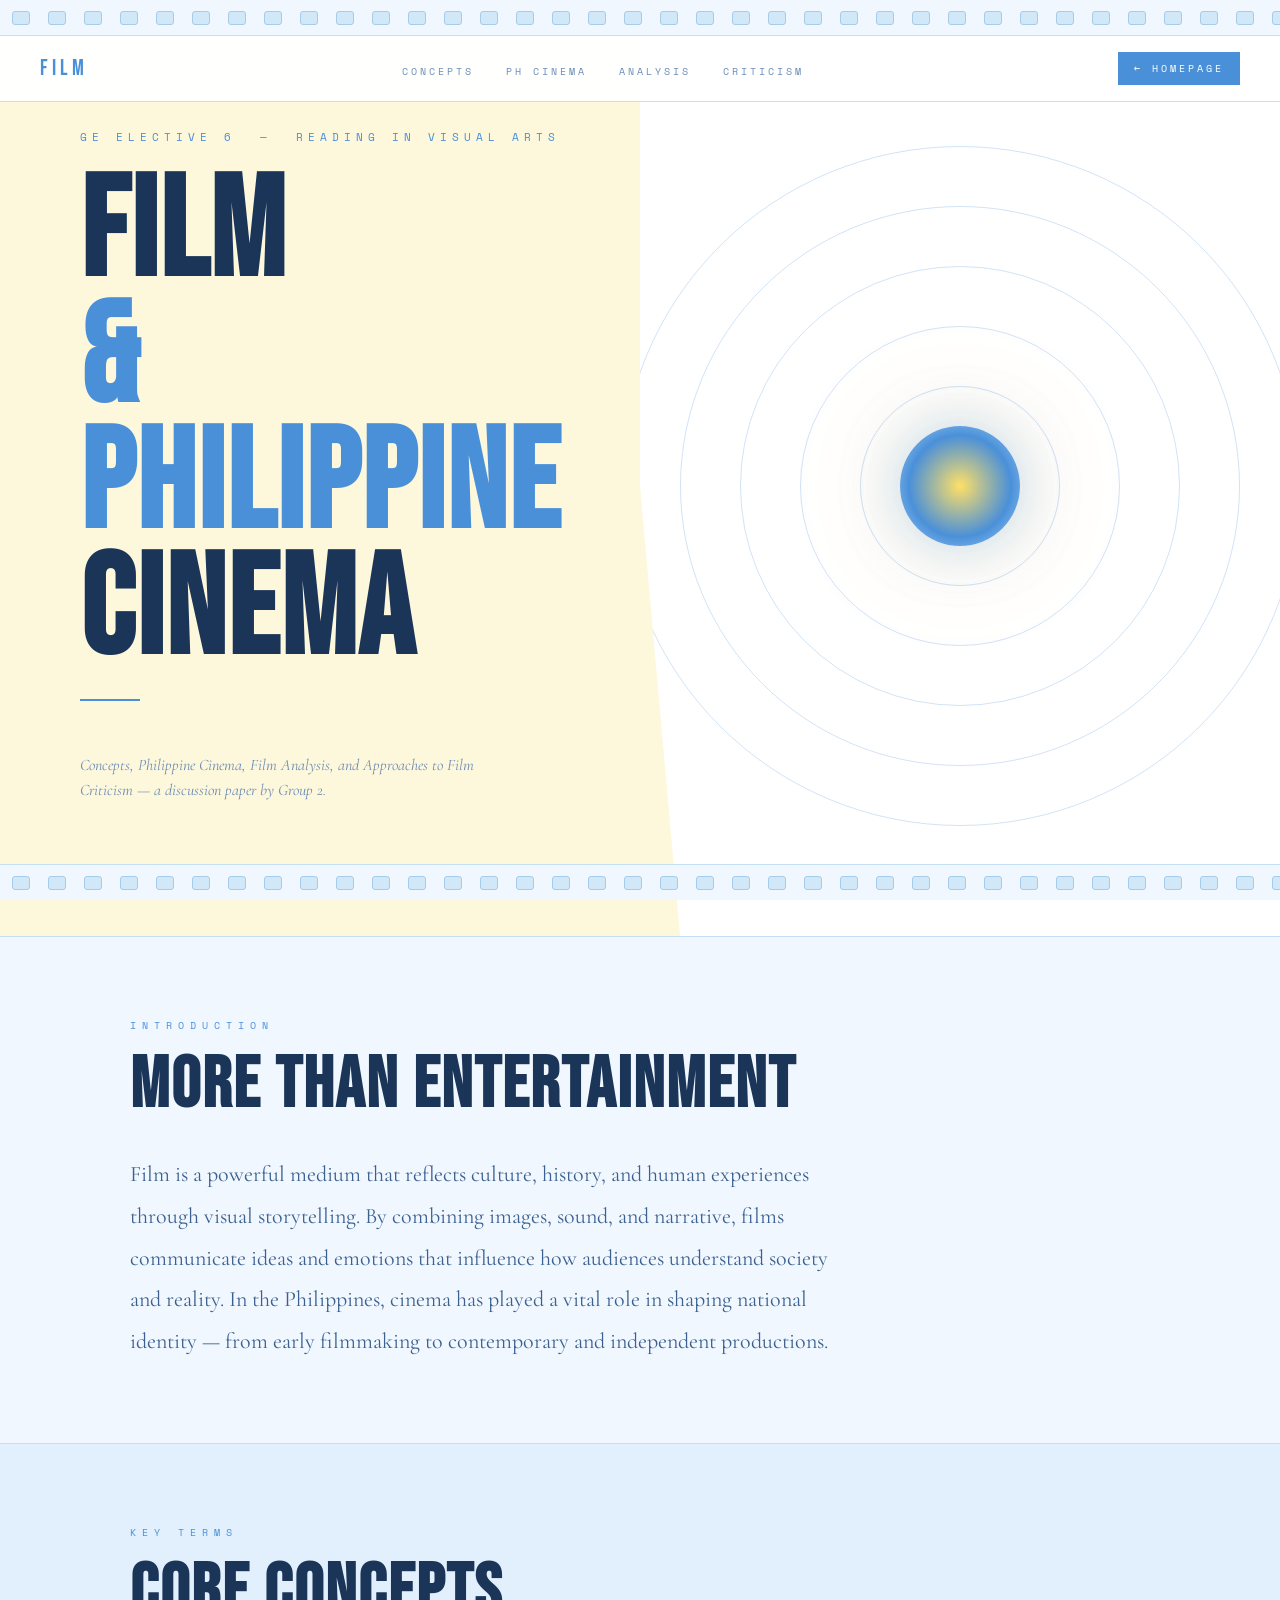
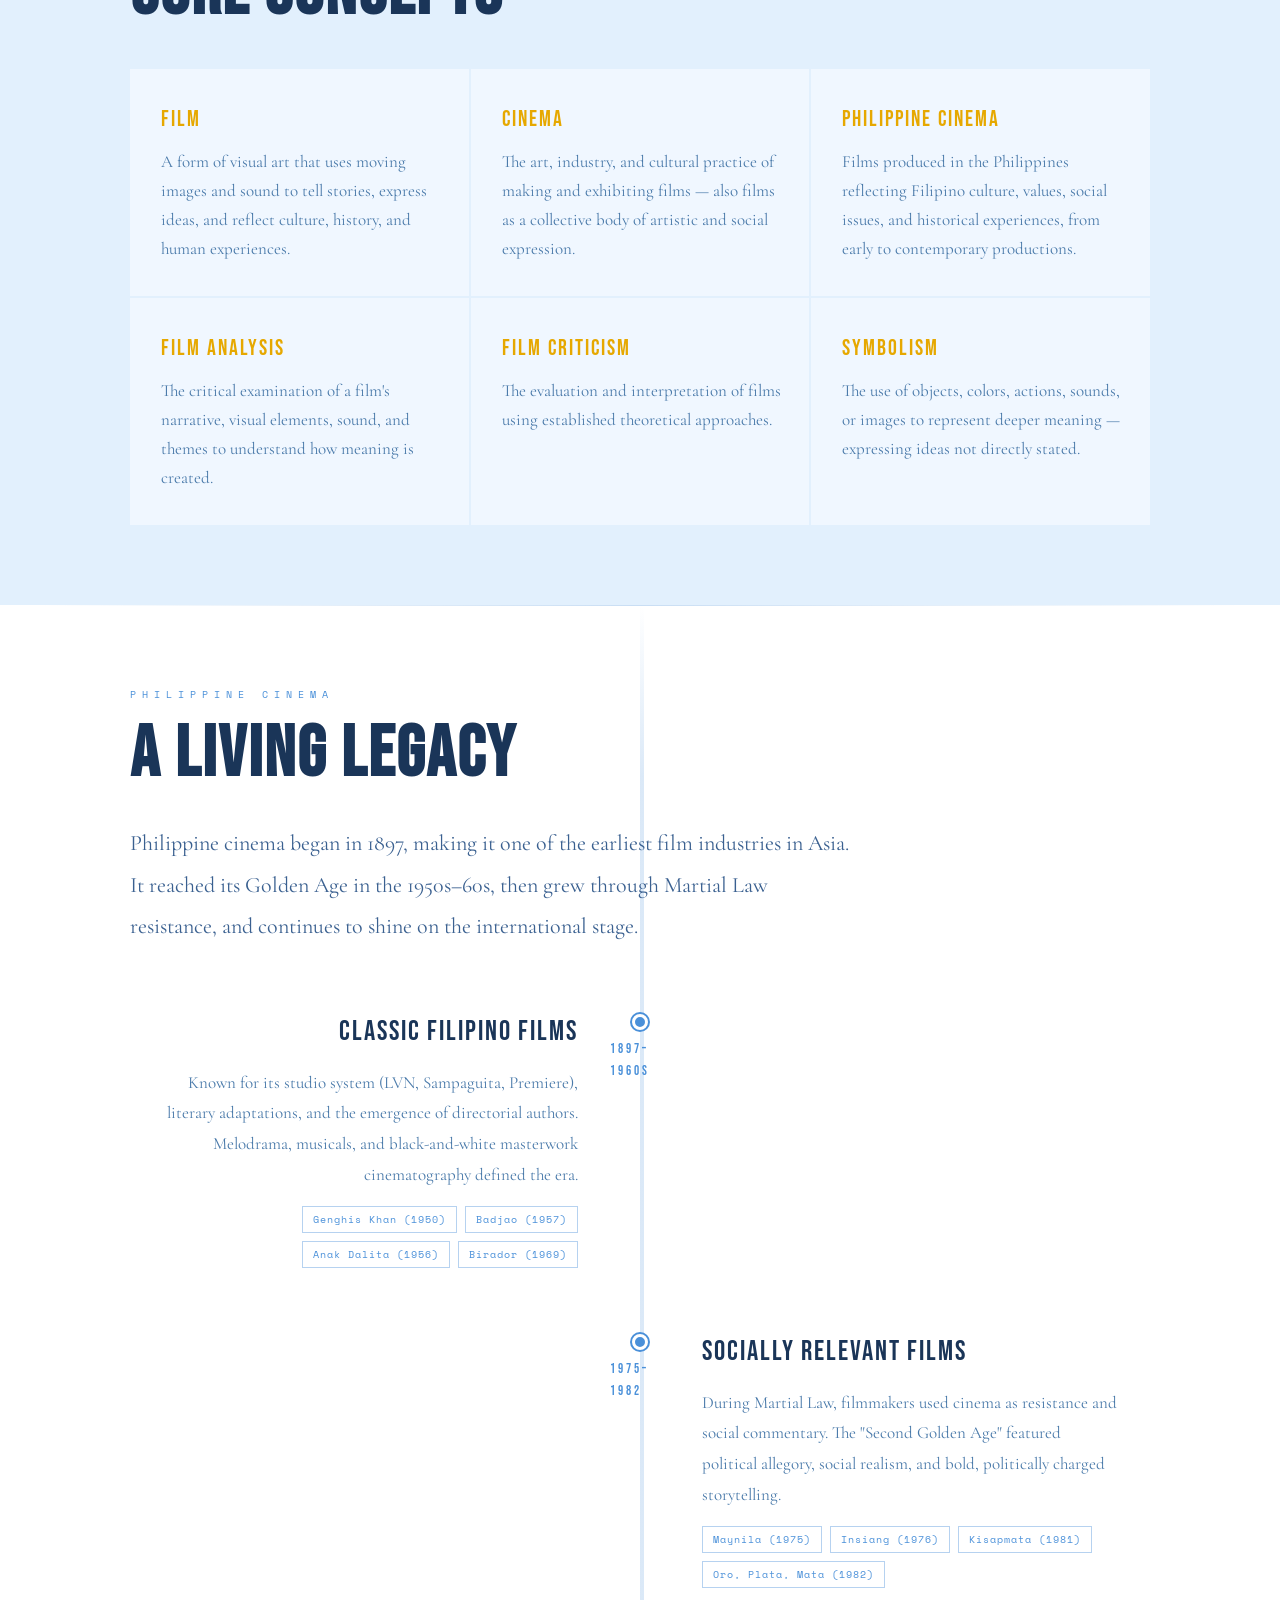
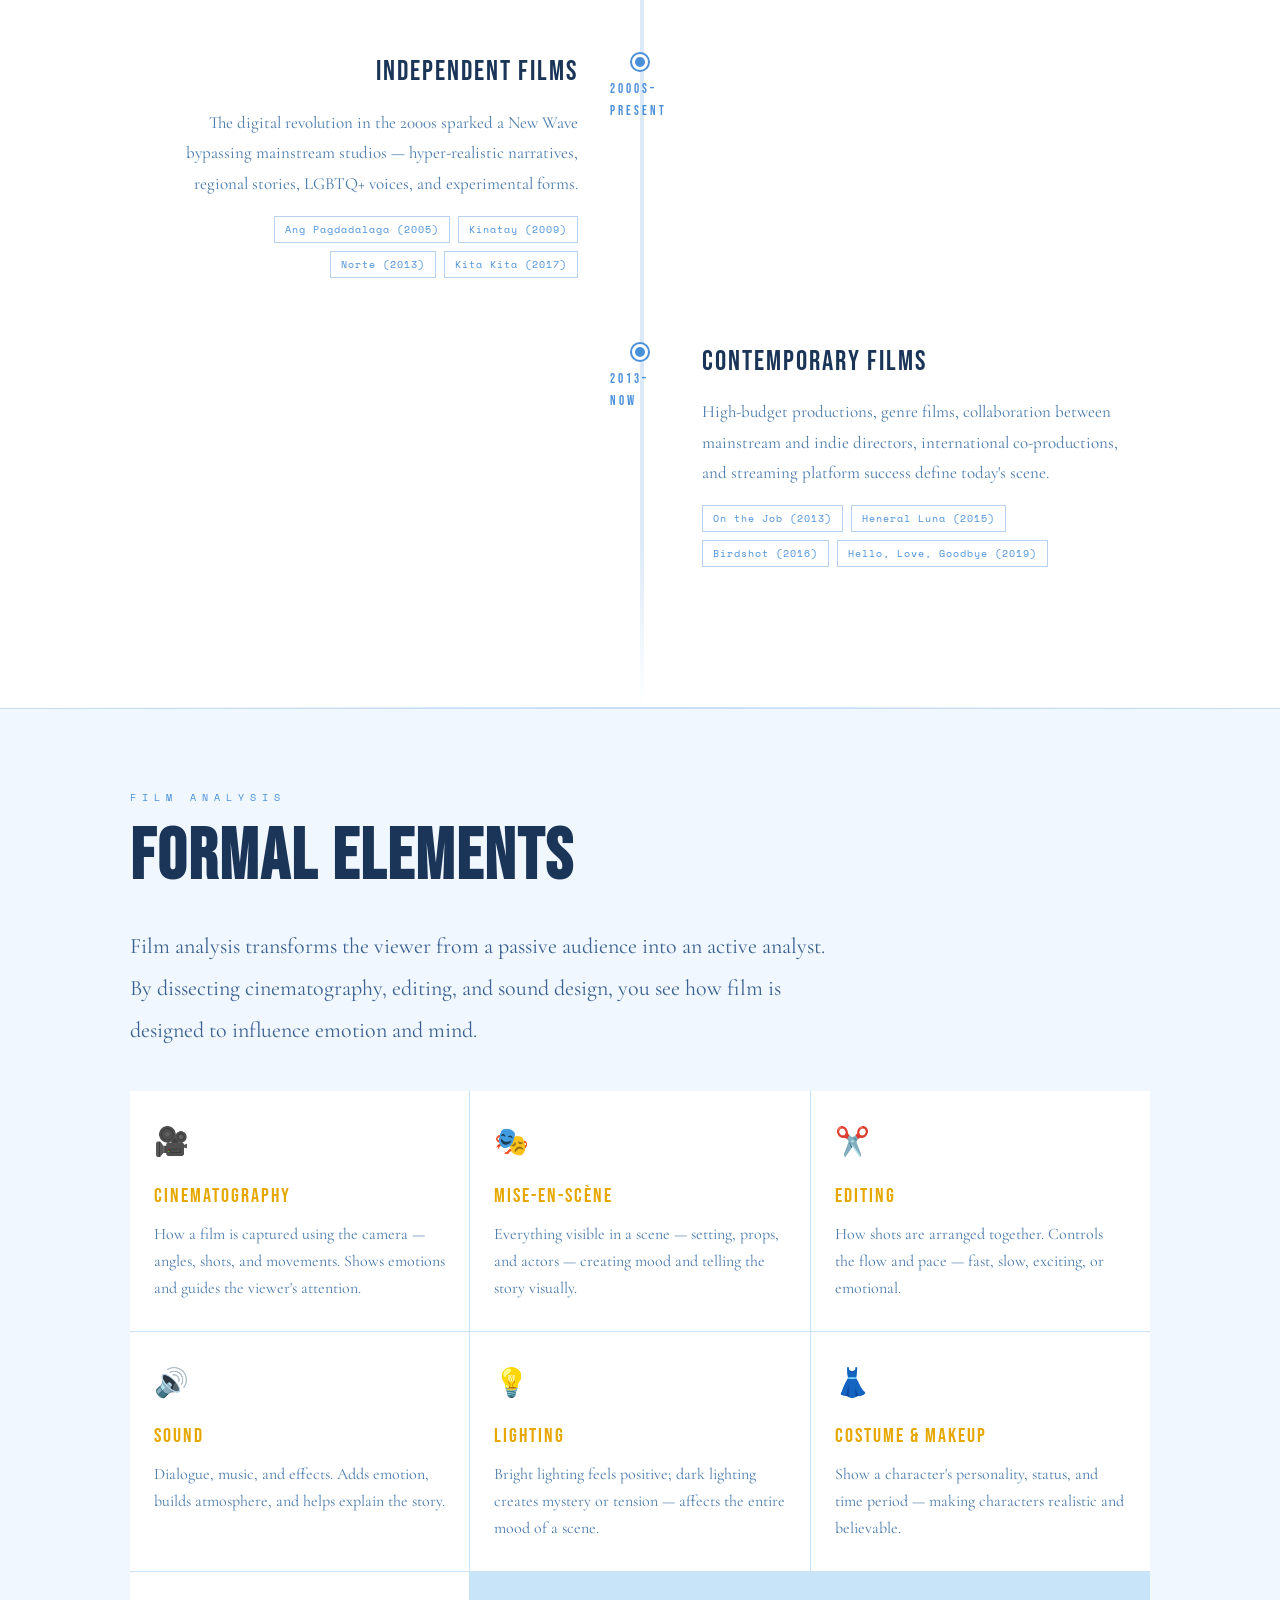
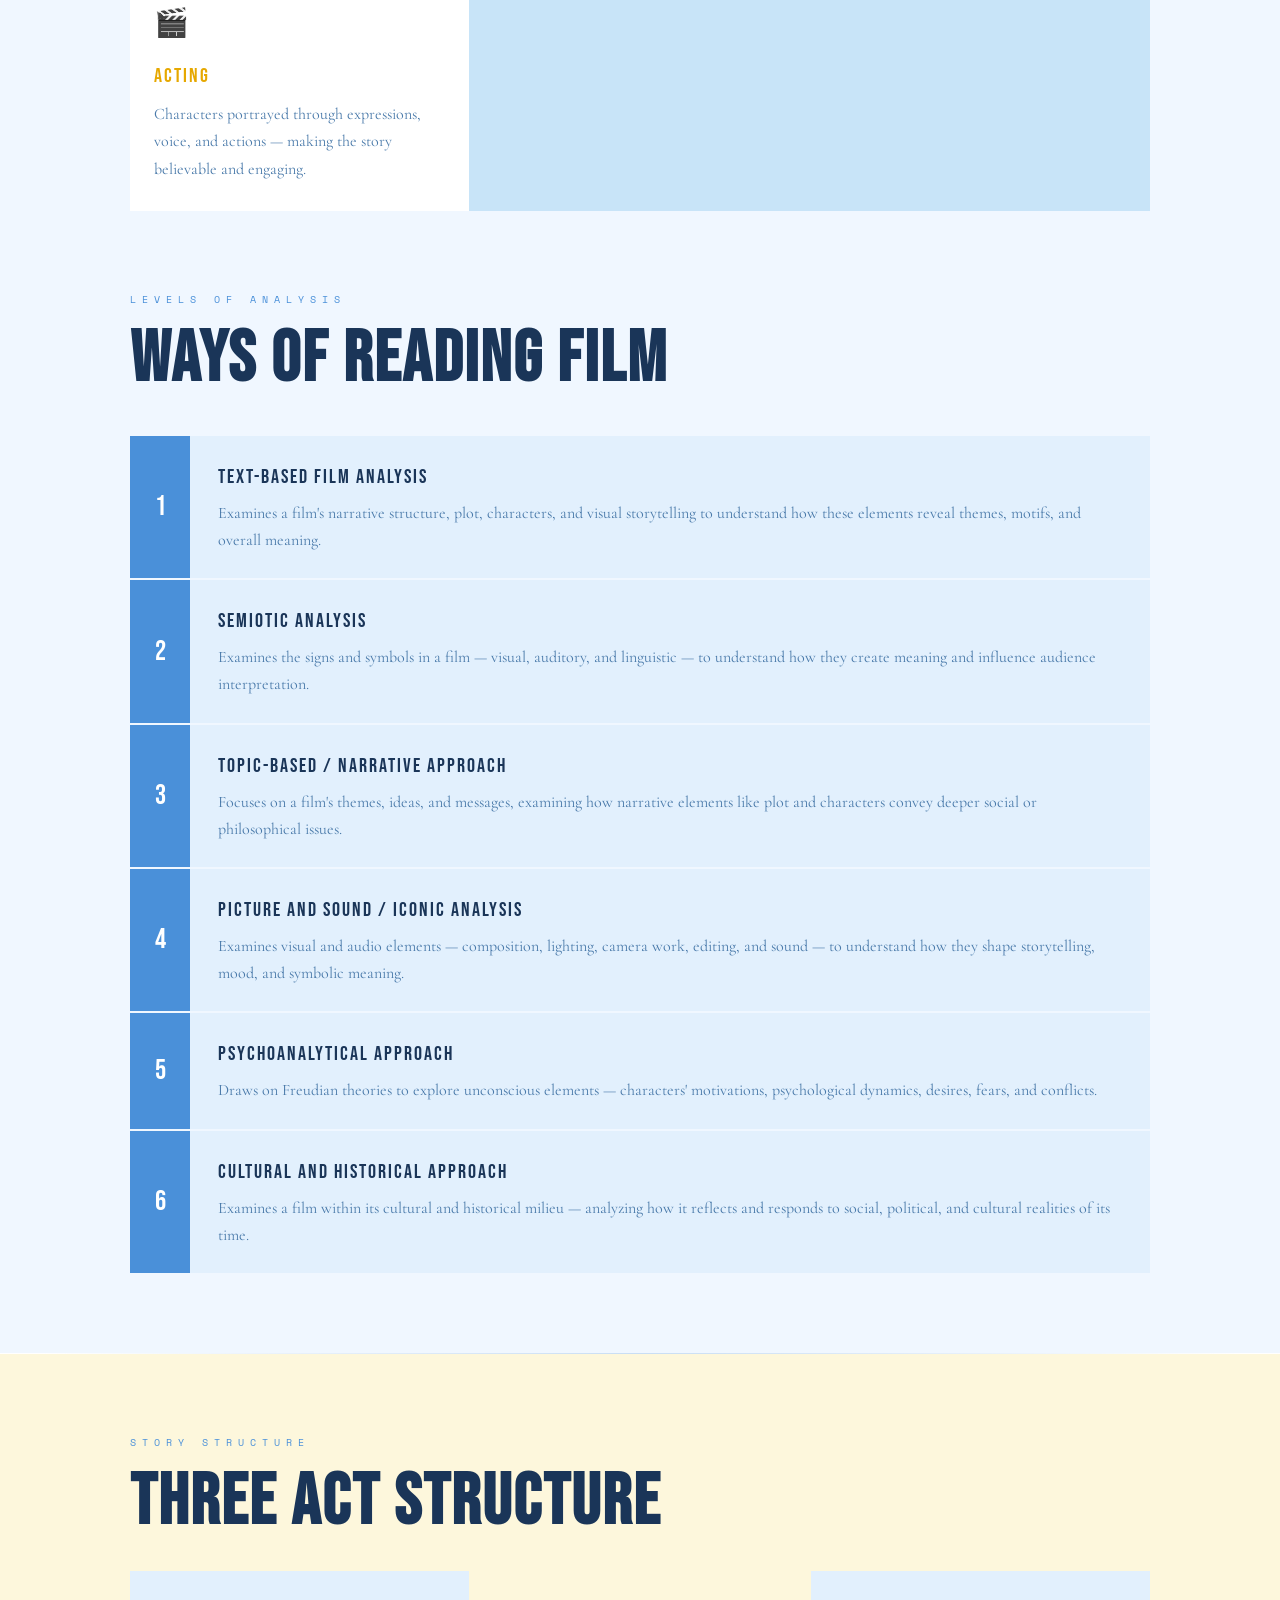
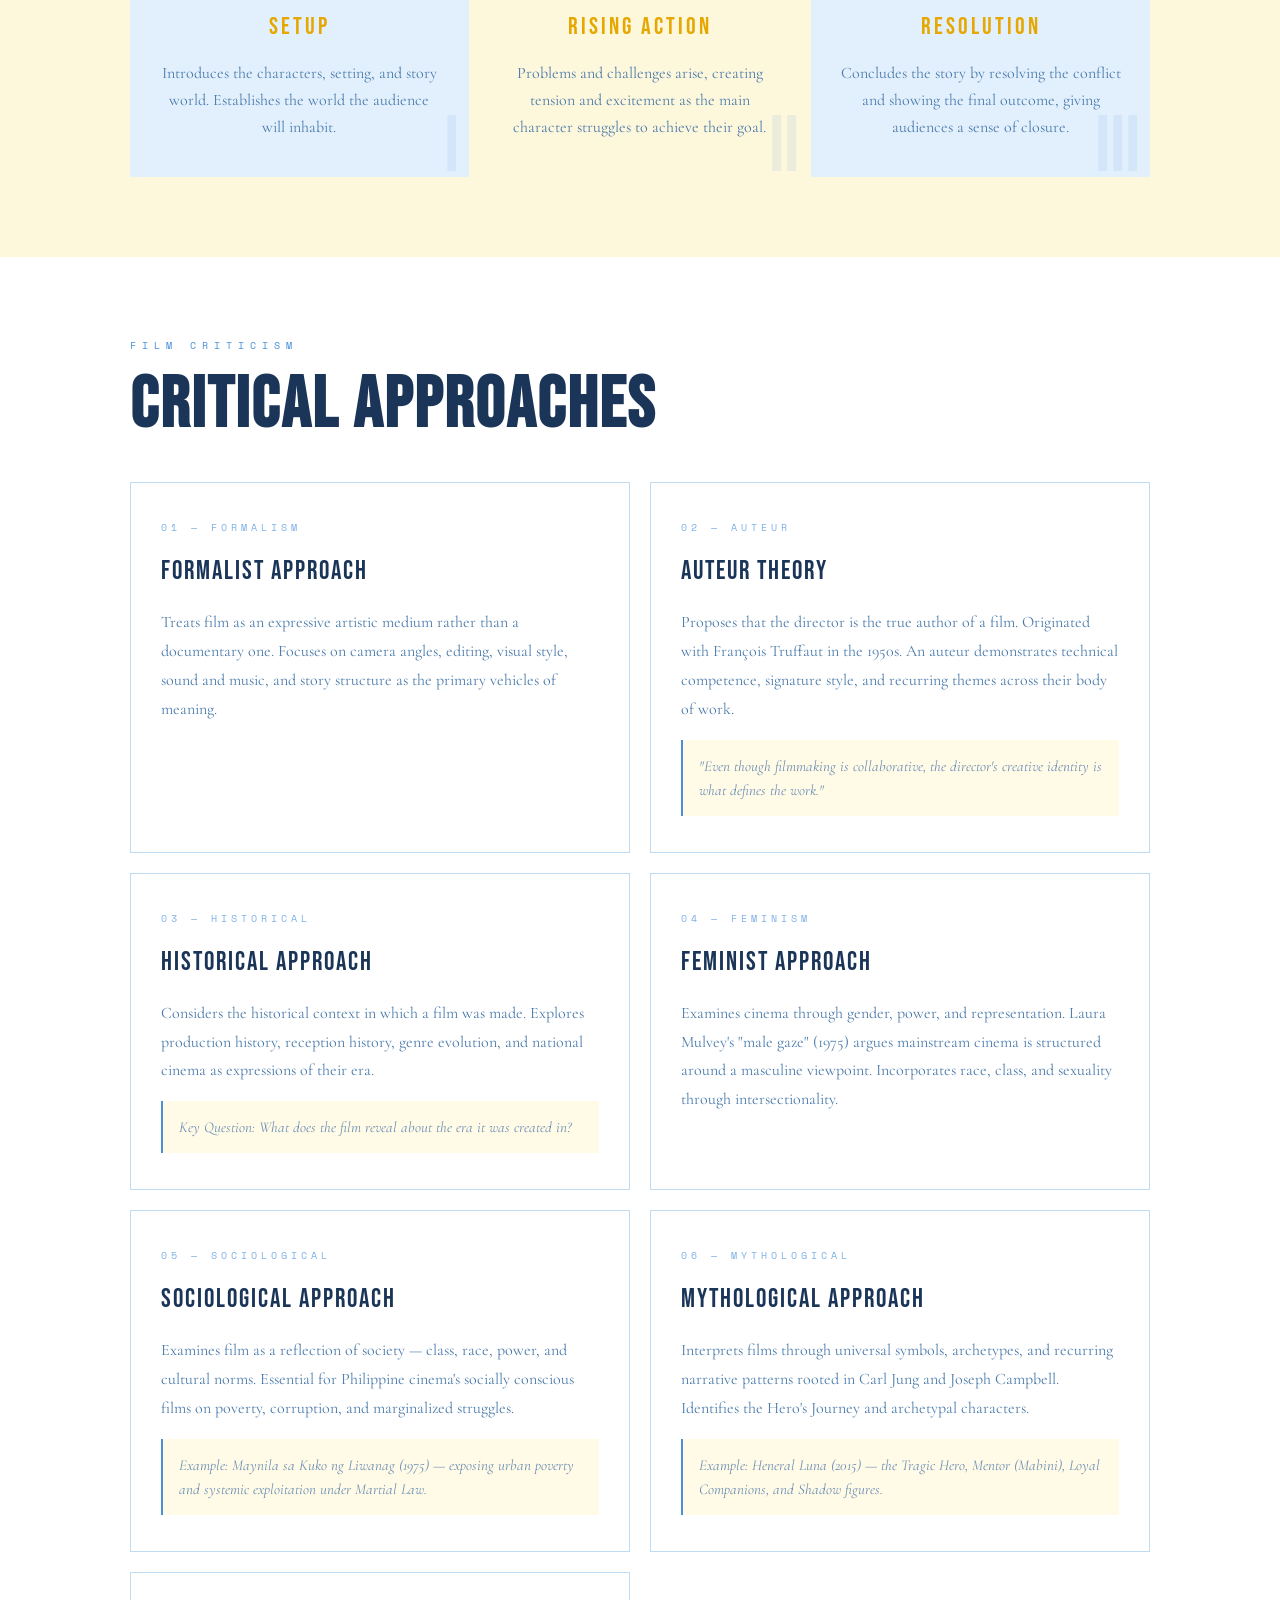
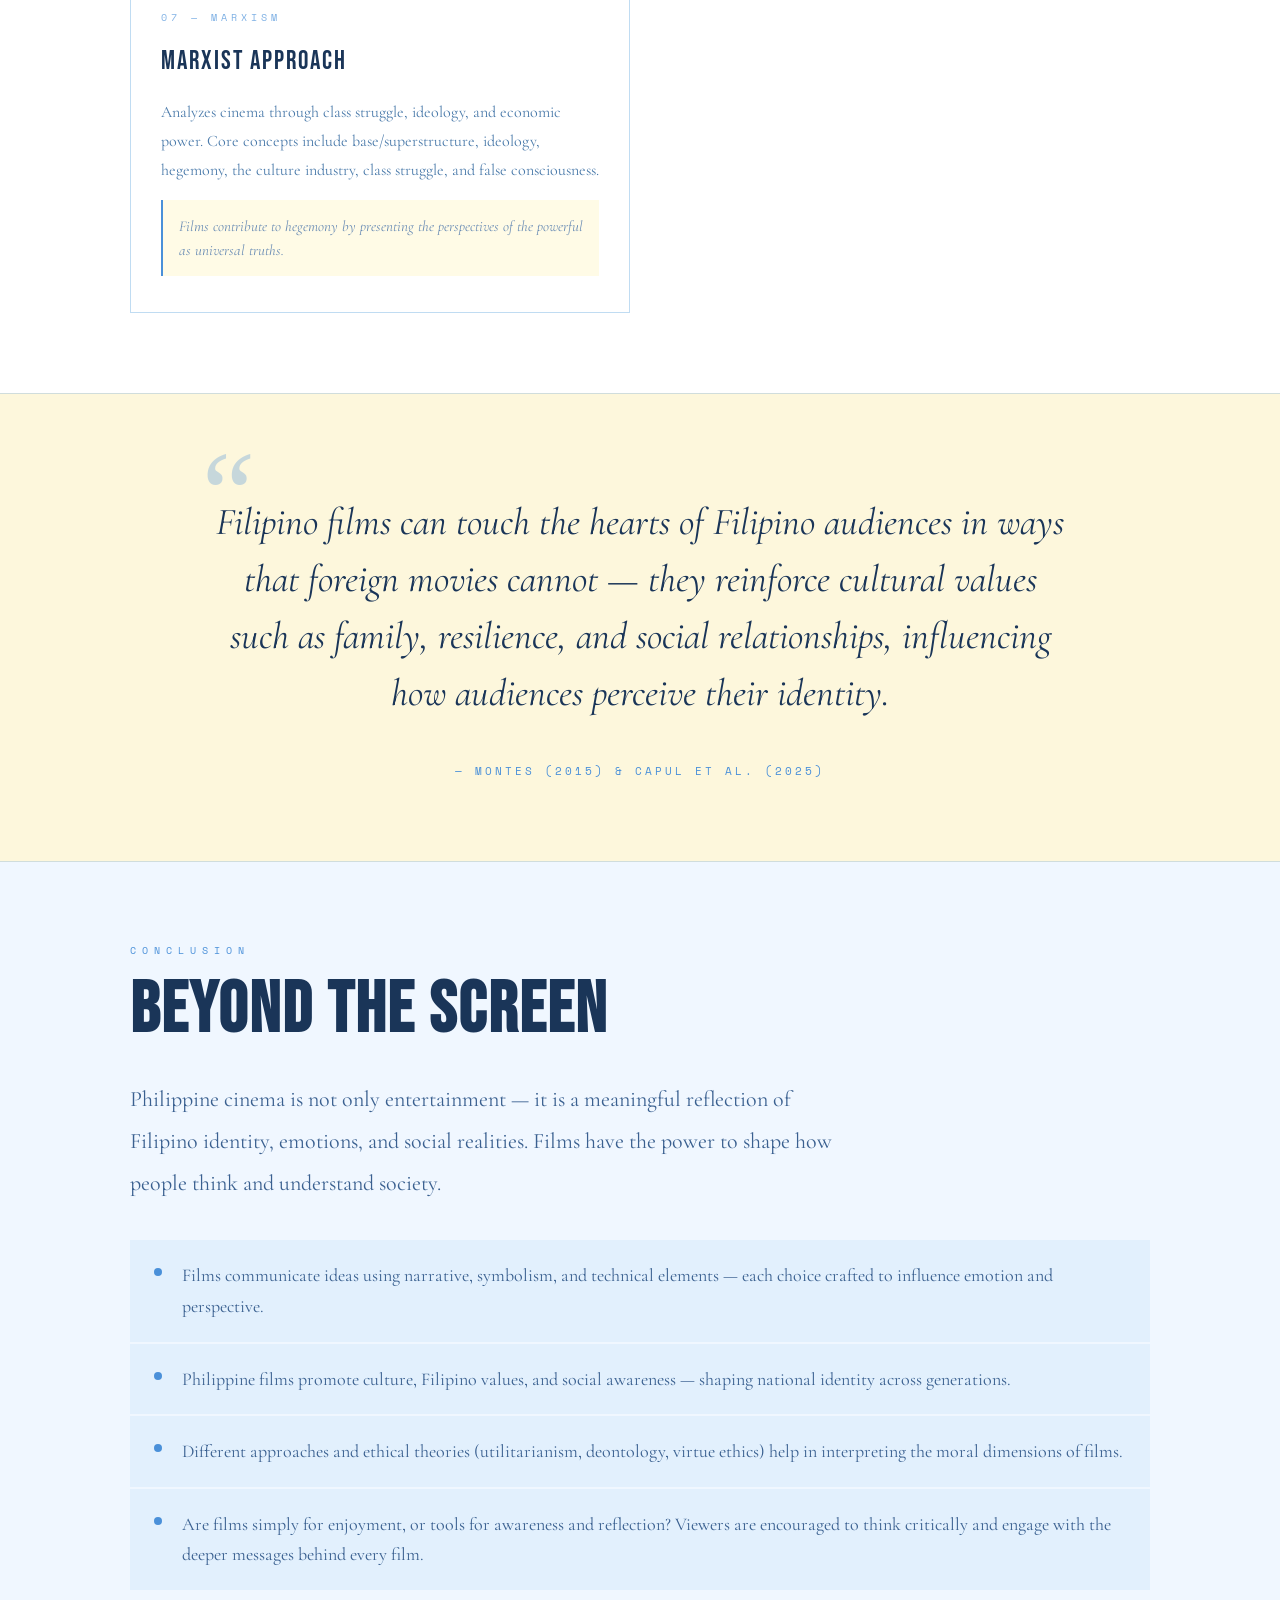
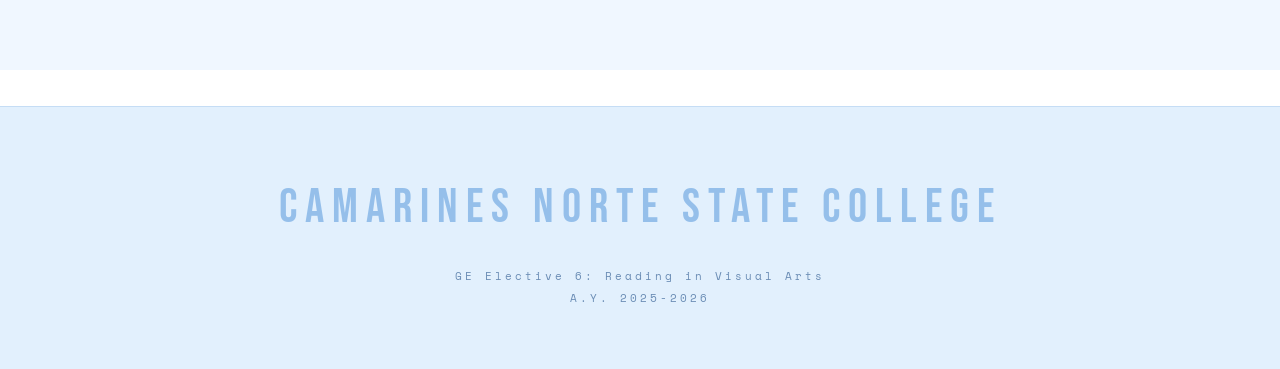
<file: topic/f_film.html>
<!DOCTYPE html>
<html lang="en">
<head>
<meta charset="UTF-8">
<meta name="viewport" content="width=device-width, initial-scale=1.0">
<title>FILM — Concepts, Philippine Cinema & Criticism</title>
<link href="https://fonts.googleapis.com/css2?family=Bebas+Neue&family=Cormorant+Garamond:ital,wght@0,300;0,400;0,600;1,300;1,400&family=Space+Mono:ital,wght@0,400;0,700;1,400&display=swap" rel="stylesheet">
<style>
  :root {
    --black: #ffffff;
    --deep: #f0f7ff; 
    --charcoal: #e2f0fd;
    --film-brown: #fdf7dc;
    --amber: #4a90d9;
    --gold: #e6a800;
    --cream: #1a3558;
    --off-white: #2a5080;
    --muted: #6b8db5;
    --reel: #d6eaf8;
    --red-accent: #f5c842;
  }

  *, *::before, *::after { box-sizing: border-box; margin: 0; padding: 0; }

  html { scroll-behavior: smooth; }

  body {
    background: var(--black);
    color: var(--cream);
    font-family: 'Cormorant Garamond', Georgia, serif;
    font-size: 22px;
    line-height: 1.7;
    overflow-x: hidden;
  }

  .filmstrip-top, .filmstrip-bottom {
    position: fixed;
    left: 0; right: 0;
    height: 36px;
    background: var(--deep);
    z-index: 1000;
    display: flex;
    align-items: center;
    gap: 0;
    overflow: hidden;
    border-bottom: 1px solid #c5dff5;
  }
  .filmstrip-bottom { top: auto; bottom: 0; border-bottom: none; border-top: 1px solid #c5dff5; }

  .sprocket-row {
    display: flex;
    gap: 18px;
    padding: 0 12px;
    animation: strip-scroll 12s linear infinite;
    white-space: nowrap;
  }
  .filmstrip-bottom .sprocket-row { animation-direction: reverse; }

  .sprocket {
    width: 18px; height: 14px;
    background: #d0e8f8;
    border-radius: 3px;
    border: 1.5px solid #a8cce8;
    flex-shrink: 0;
  }

  @keyframes strip-scroll {
    from { transform: translateX(0); }
    to   { transform: translateX(-50%); }
  }

  main { padding-top: 36px; padding-bottom: 36px; }

  .hero {
    min-height: 100vh;
    display: grid;
    grid-template-columns: 1fr 1fr;
    position: relative;
    overflow: hidden;
  }

  .hero-left {
    background: var(--film-brown);
    display: flex;
    flex-direction: column;
    justify-content: center;
    padding: 80px 60px 80px 80px;
    position: relative;
    z-index: 2;
  }

  .hero-left::after {
    content: '';
    position: absolute;
    right: -40px; top: 0; bottom: 0;
    width: 80px;
    background: var(--film-brown);
    clip-path: polygon(0 0, 0% 100%, 100% 100%);
    z-index: 3;
  }

  .hero-right {
    background: var(--black);
    position: relative;
    overflow: hidden;
    display: flex;
    align-items: center;
    justify-content: center;
  }

  .lens-ring {
    position: absolute;
    border-radius: 50%;
    border: 1px solid rgba(74, 144, 217, 0.25);
    animation: pulse-ring 4s ease-in-out infinite;
  }
  .lens-ring:nth-child(1) { width: 200px; height: 200px; animation-delay: 0s; }
  .lens-ring:nth-child(2) { width: 320px; height: 320px; animation-delay: 0.6s; }
  .lens-ring:nth-child(3) { width: 440px; height: 440px; animation-delay: 1.2s; }
  .lens-ring:nth-child(4) { width: 560px; height: 560px; animation-delay: 1.8s; }
  .lens-ring:nth-child(5) { width: 680px; height: 680px; animation-delay: 2.4s; }

  @keyframes pulse-ring {
    0%, 100% { opacity: 0.15; transform: scale(1); }
    50% { opacity: 0.45; transform: scale(1.02); }
  }

  .lens-center {
    width: 120px; height: 120px;
    border-radius: 50%;
    background: radial-gradient(circle, #ffe066 0%, #4a90d9 60%, #a8d4f5 100%);
    position: relative;
    z-index: 2;
    box-shadow: 0 0 60px rgba(74, 144, 217, 0.35), 0 0 120px rgba(230, 168, 0, 0.2);
    animation: lens-glow 3s ease-in-out infinite;
  }

  @keyframes lens-glow {
    0%, 100% { box-shadow: 0 0 60px rgba(74, 144, 217, 0.35), 0 0 120px rgba(230, 168, 0, 0.2); }
    50% { box-shadow: 0 0 80px rgba(74, 144, 217, 0.6), 0 0 160px rgba(230, 168, 0, 0.35); }
  }

  .pre-title {
    font-family: 'Space Mono', monospace;
    font-size: 11px;
    letter-spacing: 5px;
    color: var(--amber);
    text-transform: uppercase;
    margin-bottom: 24px;
    opacity: 0;
    animation: fade-up 0.8s ease forwards 0.3s;
  }

  .hero-title {
    font-family: 'Bebas Neue', sans-serif;
    font-size: clamp(80px, 12vw, 140px);
    line-height: 0.9;
    color: var(--cream);
    letter-spacing: 2px;
    opacity: 0;
    animation: fade-up 0.8s ease forwards 0.5s;
  }

  .hero-title span {
    display: block;
    color: var(--amber);
  }

  .hero-subtitle {
    font-family: 'Cormorant Garamond', serif;
    font-size: 16px;
    font-style: italic;
    color: var(--muted);
    margin-top: 28px;
    line-height: 1.6;
    max-width: 420px;
    opacity: 0;
    animation: fade-up 0.8s ease forwards 0.7s;
  }

  .hero-meta {
    margin-top: 40px;
    display: flex;
    flex-direction: column;
    gap: 6px;
    opacity: 0;
    animation: fade-up 0.8s ease forwards 0.9s;
  }

  .hero-meta .tag {
    font-family: 'Space Mono', monospace;
    font-size: 10px;
    color: var(--muted);
    letter-spacing: 3px;
    text-transform: uppercase;
  }

  .hero-meta .val {
    font-family: 'Space Mono', monospace;
    font-size: 11px;
    color: var(--off-white);
    letter-spacing: 1px;
  }

  .meta-row { display: flex; gap: 40px; flex-wrap: wrap; }

  .divider-gold {
    width: 60px; height: 2px;
    background: var(--amber);
    margin: 24px 0;
    opacity: 0;
    animation: fade-up 0.8s ease forwards 0.7s;
  }

  @keyframes fade-up {
    from { opacity: 0; transform: translateY(20px); }
    to   { opacity: 1; transform: translateY(0); }
  }

  .section {
    max-width: 1100px;
    margin: 0 auto;
    padding: 80px 40px;
  }

  .section-label {
    font-family: 'Space Mono', monospace;
    font-size: 10px;
    letter-spacing: 6px;
    text-transform: uppercase;
    color: var(--amber);
    margin-bottom: 16px;
  }

  .section-title {
    font-family: 'Bebas Neue', sans-serif;
    font-size: clamp(40px, 6vw, 72px);
    line-height: 1;
    color: var(--cream);
    letter-spacing: 2px;
    margin-bottom: 32px;
  }

  .section-body {
    font-size: 22px;
    color: #3a6090;
    max-width: 720px;
    line-height: 1.9;
  }

  .sep {
    height: 1px;
    background: linear-gradient(to right, transparent, var(--amber), transparent);
    margin: 0 40px;
    opacity: 0.3;
  }

  .intro-band {
    background: var(--deep);
    border-top: 1px solid #c5ddf5;
    border-bottom: 1px solid #c5ddf5;
  }

  .terms-band {
    background: var(--charcoal);
  }

  .terms-grid {
    display: grid;
    grid-template-columns: repeat(auto-fill, minmax(300px, 1fr));
    gap: 2px;
    margin-top: 40px;
  }

  .term-card {
    background: var(--deep);
    padding: 32px 28px;
    border-left: 3px solid transparent;
    transition: border-color 0.3s, background 0.3s;
    cursor: default;
  }

  .term-card:hover {
    border-left-color: var(--amber);
    background: var(--film-brown);
  }

  .term-name {
    font-family: 'Bebas Neue', sans-serif;
    font-size: 22px;
    letter-spacing: 2px;
    color: var(--gold);
    margin-bottom: 10px;
  }

  .term-def {
    font-size: 17px;
    color: #4a7aaa;
    line-height: 1.7;
  }

  .cinema-band {
    background: var(--black);
    position: relative;
  }

  .cinema-band::before {
    content: '';
    position: absolute;
    top: 0; bottom: 0; left: 50%;
    width: 4px;
    background: linear-gradient(to bottom, transparent, var(--amber) 10%, var(--amber) 90%, transparent);
    opacity: 0.2;
  }

  .era-block {
    display: grid;
    grid-template-columns: 1fr 60px 1fr;
    align-items: start;
    gap: 0;
    margin-bottom: 60px;
  }

  .era-block:nth-child(even) .era-content { order: 3; text-align: left; }
  .era-block:nth-child(even) .era-empty { order: 1; }
  .era-block:nth-child(even) .era-dot-col { order: 2; }

  .era-content {
    padding: 0 32px;
    text-align: right;
  }

  .era-dot-col {
    display: flex;
    flex-direction: column;
    align-items: center;
    padding-top: 6px;
  }

  .era-dot {
    width: 16px; height: 16px;
    border-radius: 50%;
    background: var(--amber);
    border: 3px solid var(--black);
    box-shadow: 0 0 0 2px var(--amber);
    flex-shrink: 0;
  }

  .era-year {
    font-family: 'Bebas Neue', sans-serif;
    font-size: 13px;
    color: var(--amber);
    letter-spacing: 3px;
    margin-top: 8px;
  }

  .era-heading {
    font-family: 'Bebas Neue', sans-serif;
    font-size: 28px;
    letter-spacing: 2px;
    color: var(--cream);
    margin-bottom: 12px;
  }

  .era-desc {
    font-size: 17px;
    color: #4a7aaa;
    line-height: 1.8;
    margin-bottom: 16px;
  }

  .film-tags {
    display: flex;
    flex-wrap: wrap;
    gap: 8px;
    justify-content: flex-end;
  }

  .era-block:nth-child(even) .film-tags { justify-content: flex-start; }

  .film-tag {
    font-family: 'Space Mono', monospace;
    font-size: 10px;
    padding: 4px 10px;
    border: 1px solid rgba(74, 144, 217, 0.4);
    color: var(--amber);
    letter-spacing: 1px;
  }

  .analysis-band {
    background: var(--deep);
    border-top: 1px solid #c5ddf5;
  }

  .elements-grid {
    display: grid;
    grid-template-columns: repeat(auto-fill, minmax(260px, 1fr));
    gap: 1px;
    background: #c8e4f8;
    margin-top: 40px;
  }

  .element-cell {
    background: var(--black);
    padding: 28px 24px;
    transition: background 0.3s;
  }

  .element-cell:hover { background: var(--film-brown); }

  .element-icon {
    font-size: 28px;
    margin-bottom: 12px;
    display: block;
  }

  .element-name {
    font-family: 'Bebas Neue', sans-serif;
    font-size: 20px;
    letter-spacing: 2px;
    color: var(--gold);
    margin-bottom: 8px;
  }

  .element-desc {
    font-size: 16px;
    color: #4a7aaa;
    line-height: 1.7;
  }

  .levels-list {
    counter-reset: level;
    margin-top: 40px;
    display: flex;
    flex-direction: column;
    gap: 2px;
  }

  .level-item {
    counter-increment: level;
    display: grid;
    grid-template-columns: 60px 1fr;
    background: var(--charcoal);
    overflow: hidden;
    transition: background 0.3s;
  }

  .level-item:hover { background: var(--film-brown); }

  .level-num {
    background: var(--amber);
    display: flex;
    align-items: center;
    justify-content: center;
    font-family: 'Bebas Neue', sans-serif;
    font-size: 28px;
    color: #ffffff;
    flex-shrink: 0;
  }

  .level-body { padding: 24px 28px; }

  .level-name {
    font-family: 'Bebas Neue', sans-serif;
    font-size: 20px;
    letter-spacing: 2px;
    color: var(--cream);
    margin-bottom: 6px;
  }

  .level-desc {
    font-size: 16px;
    color: #4a7aaa;
    line-height: 1.7;
  }

  .approaches-band {
    background: var(--black);
  }

  .approaches-grid {
    display: grid;
    grid-template-columns: repeat(auto-fill, minmax(340px, 1fr));
    gap: 20px;
    margin-top: 40px;
  }

  .approach-card {
    border: 1px solid #c0dcf2;
    padding: 36px 30px;
    position: relative;
    overflow: hidden;
    transition: border-color 0.3s;
  }

  .approach-card::before {
    content: '';
    position: absolute;
    top: 0; left: 0;
    width: 4px; height: 100%;
    background: var(--amber);
    transform: scaleY(0);
    transform-origin: bottom;
    transition: transform 0.3s ease;
  }

  .approach-card:hover { border-color: rgba(74, 144, 217, 0.6); }
  .approach-card:hover::before { transform: scaleY(1); }

  .approach-num {
    font-family: 'Space Mono', monospace;
    font-size: 10px;
    color: var(--amber);
    letter-spacing: 4px;
    margin-bottom: 14px;
    opacity: 0.7;
  }

  .approach-title {
    font-family: 'Bebas Neue', sans-serif;
    font-size: 26px;
    letter-spacing: 2px;
    color: var(--cream);
    margin-bottom: 14px;
  }

  .approach-body {
    font-size: 16px;
    color: #4a7aaa;
    line-height: 1.8;
  }

  .approach-highlight {
    margin-top: 16px;
    padding: 14px 16px;
    background: rgba(255, 220, 50, 0.12);
    border-left: 2px solid var(--amber);
    font-size: 15px;
    color: var(--muted);
    font-style: italic;
    line-height: 1.6;
  }

  .acts-row {
    display: grid;
    grid-template-columns: 1fr 1fr 1fr;
    gap: 2px;
    margin-top: 32px;
  }

  .act-block {
    padding: 36px 28px;
    background: var(--charcoal);
    text-align: center;
    position: relative;
    overflow: hidden;
  }

  .act-block:nth-child(2) { background: var(--film-brown); }

  .act-num {
    font-family: 'Bebas Neue', sans-serif;
    font-size: 80px;
    color: rgba(74, 144, 217, 0.1);
    line-height: 1;
    position: absolute;
    bottom: -10px; right: 10px;
  }

  .act-title {
    font-family: 'Bebas Neue', sans-serif;
    font-size: 24px;
    letter-spacing: 3px;
    color: var(--gold);
    margin-bottom: 12px;
  }

  .act-desc {
    font-size: 16px;
    color: #4a7aaa;
    line-height: 1.7;
  }

  .argument-band {
    background: var(--film-brown);
    border-top: 1px solid rgba(74, 144, 217, 0.25);
    border-bottom: 1px solid rgba(74, 144, 217, 0.25);
  }

  .pullquote {
    font-family: 'Cormorant Garamond', serif;
    font-size: clamp(24px, 3.5vw, 38px);
    font-style: italic;
    color: var(--cream);
    line-height: 1.5;
    text-align: center;
    max-width: 860px;
    margin: 0 auto;
    position: relative;
    padding: 20px 0;
  }

  .pullquote::before {
    content: '\201C';
    font-size: 120px;
    color: var(--amber);
    opacity: 0.3;
    position: absolute;
    top: -40px; left: -20px;
    line-height: 1;
    font-family: Georgia, serif;
  }

  .pullquote-source {
    margin-top: 20px;
    font-family: 'Space Mono', monospace;
    font-size: 11px;
    letter-spacing: 3px;
    color: var(--amber);
    text-transform: uppercase;
    text-align: center;
  }

  .conclusion-band {
    background: var(--deep);
  }

  .conclusion-points {
    display: flex;
    flex-direction: column;
    gap: 2px;
    margin-top: 36px;
  }

  .c-point {
    display: flex;
    gap: 20px;
    align-items: flex-start;
    padding: 20px 24px;
    background: var(--charcoal);
    transition: background 0.3s;
  }

  .c-point:hover { background: var(--film-brown); }

  .c-bullet {
    width: 8px; height: 8px;
    background: var(--amber);
    border-radius: 50%;
    flex-shrink: 0;
    margin-top: 8px;
  }

  .c-text {
    font-size: 18px;
    color: #3a6090;
    line-height: 1.7;
  }

  .footer {
    background: var(--charcoal);
    border-top: 1px solid #c5ddf5;
    padding: 60px 40px;
    text-align: center;
  }

  .footer-title {
    font-family: 'Bebas Neue', sans-serif;
    font-size: 48px;
    letter-spacing: 8px;
    color: var(--amber);
    opacity: 0.5;
    margin-bottom: 16px;
  }

  .footer-meta {
    font-family: 'Space Mono', monospace;
    font-size: 11px;
    color: var(--muted);
    letter-spacing: 3px;
    line-height: 2;
  }

  nav {
    position: fixed;
    top: 36px;
    left: 0; right: 0;
    z-index: 900;
    padding: 14px 40px;
    display: flex;
    justify-content: space-between;
    align-items: center;
    background: rgba(255, 255, 255, 0.95);
    backdrop-filter: blur(10px);
    border-bottom: 1px solid #c5ddf5;
  }

  .nav-brand {
    font-family: 'Bebas Neue', sans-serif;
    font-size: 22px;
    letter-spacing: 4px;
    color: var(--amber);
  }

  .nav-links {
    display: flex;
    gap: 32px;
    list-style: none;
  }

  .nav-links a {
    font-family: 'Space Mono', monospace;
    font-size: 10px;
    letter-spacing: 3px;
    text-transform: uppercase;
    color: var(--muted);
    text-decoration: none;
    transition: color 0.2s;
  }

  .nav-links a:hover { color: var(--amber); }

  .btn-home {
    font-family: 'Space Mono', monospace;
    font-size: 10px;
    letter-spacing: 3px;
    text-transform: uppercase;
    color: #ffffff;
    background: var(--amber);
    text-decoration: none;
    padding: 8px 16px;
    transition: background 0.2s, color 0.2s;
  }
  .btn-home:hover { background: var(--gold); color: #fff; }

  @media (max-width: 800px) {
    .hero { grid-template-columns: 1fr; min-height: auto; }
    .hero-right { height: 300px; }
    .hero-left { padding: 60px 32px; }
    .hero-left::after { display: none; }
    .era-block { grid-template-columns: 1fr; }
    .era-content { text-align: left !important; order: unset !important; }
    .era-dot-col, .era-empty { display: none; }
    .film-tags { justify-content: flex-start !important; }
    .acts-row { grid-template-columns: 1fr; }
    .quiz-grid { grid-template-columns: 1fr; }
    nav { padding: 12px 20px; }
    .nav-links { gap: 18px; }
    .section { padding: 60px 24px; }
    .cinema-band::before { display: none; }
  }

  .reveal {
    opacity: 0;
    transform: translateY(30px);
    transition: opacity 0.7s ease, transform 0.7s ease;
  }
  .reveal.visible {
    opacity: 1;
    transform: translateY(0);
  }
</style>
</head>
<body>

<div class="filmstrip-top">
  <div class="sprocket-row">
    <div class="sprocket"></div><div class="sprocket"></div><div class="sprocket"></div>
    <div class="sprocket"></div><div class="sprocket"></div><div class="sprocket"></div>
    <div class="sprocket"></div><div class="sprocket"></div><div class="sprocket"></div>
    <div class="sprocket"></div><div class="sprocket"></div><div class="sprocket"></div>
    <div class="sprocket"></div><div class="sprocket"></div><div class="sprocket"></div>
    <div class="sprocket"></div><div class="sprocket"></div><div class="sprocket"></div>
    <div class="sprocket"></div><div class="sprocket"></div><div class="sprocket"></div>
    <div class="sprocket"></div><div class="sprocket"></div><div class="sprocket"></div>
    <div class="sprocket"></div><div class="sprocket"></div><div class="sprocket"></div>
    <div class="sprocket"></div><div class="sprocket"></div><div class="sprocket"></div>
    <div class="sprocket"></div><div class="sprocket"></div><div class="sprocket"></div>
    <div class="sprocket"></div><div class="sprocket"></div><div class="sprocket"></div>
  </div>
</div>

<nav>
  <div class="nav-brand">FILM</div>
  <ul class="nav-links">
    <li><a href="#concepts">Concepts</a></li>
    <li><a href="#philippine">PH Cinema</a></li>
    <li><a href="#analysis">Analysis</a></li>
    <li><a href="#criticism">Criticism</a></li>

  </ul>
  <a href="/" class="btn-home">← Homepage</a>
</nav>

<main>

  <section class="hero">
    <div class="hero-left">
      <div class="pre-title">GE Elective 6 &nbsp;—&nbsp; Reading in Visual Arts</div>
      <h1 class="hero-title">
        FILM<span>& PHILIPPINE</span>CINEMA
      </h1>
      <div class="divider-gold"></div>
      <p class="hero-subtitle">Concepts, Philippine Cinema, Film Analysis, and Approaches to Film Criticism — a discussion paper by Group 2.</p>
      <div class="hero-meta"></div>
    </div>
    <div class="hero-right">
      <div class="lens-ring"></div>
      <div class="lens-ring"></div>
      <div class="lens-ring"></div>
      <div class="lens-ring"></div>
      <div class="lens-ring"></div>
      <div class="lens-center"></div>
    </div>
  </section>

  <section class="intro-band" id="concepts">
    <div class="section reveal">
      <div class="section-label">Introduction</div>
      <h2 class="section-title">More Than Entertainment</h2>
      <p class="section-body">
        Film is a powerful medium that reflects culture, history, and human experiences through visual storytelling. By combining images, sound, and narrative, films communicate ideas and emotions that influence how audiences understand society and reality. In the Philippines, cinema has played a vital role in shaping national identity — from early filmmaking to contemporary and independent productions.
      </p>
    </div>
  </section>

  <section class="terms-band">
    <div class="section reveal">
      <div class="section-label">Key Terms</div>
      <h2 class="section-title">Core Concepts</h2>
      <div class="terms-grid">
        <div class="term-card reveal">
          <div class="term-name">Film</div>
          <div class="term-def">A form of visual art that uses moving images and sound to tell stories, express ideas, and reflect culture, history, and human experiences.</div>
        </div>
        <div class="term-card reveal">
          <div class="term-name">Cinema</div>
          <div class="term-def">The art, industry, and cultural practice of making and exhibiting films — also films as a collective body of artistic and social expression.</div>
        </div>
        <div class="term-card reveal">
          <div class="term-name">Philippine Cinema</div>
          <div class="term-def">Films produced in the Philippines reflecting Filipino culture, values, social issues, and historical experiences, from early to contemporary productions.</div>
        </div>
        <div class="term-card reveal">
          <div class="term-name">Film Analysis</div>
          <div class="term-def">The critical examination of a film's narrative, visual elements, sound, and themes to understand how meaning is created.</div>
        </div>
        <div class="term-card reveal">
          <div class="term-name">Film Criticism</div>
          <div class="term-def">The evaluation and interpretation of films using established theoretical approaches.</div>
        </div>
        <div class="term-card reveal">
          <div class="term-name">Symbolism</div>
          <div class="term-def">The use of objects, colors, actions, sounds, or images to represent deeper meaning — expressing ideas not directly stated.</div>
        </div>
      </div>
    </div>
  </section>

  <div class="sep"></div>

  <section class="cinema-band" id="philippine">
    <div class="section reveal">
      <div class="section-label">Philippine Cinema</div>
      <h2 class="section-title">A Living Legacy</h2>
      <p class="section-body">Philippine cinema began in 1897, making it one of the earliest film industries in Asia. It reached its Golden Age in the 1950s–60s, then grew through Martial Law resistance, and continues to shine on the international stage.</p>

      <div style="margin-top: 60px;">

        <div class="era-block reveal">
          <div class="era-content">
            <div class="era-heading">Classic Filipino Films</div>
            <p class="era-desc">Known for its studio system (LVN, Sampaguita, Premiere), literary adaptations, and the emergence of directorial authors. Melodrama, musicals, and black-and-white masterwork cinematography defined the era.</p>
            <div class="film-tags">
              <span class="film-tag">Genghis Khan (1950)</span>
              <span class="film-tag">Badjao (1957)</span>
              <span class="film-tag">Anak Dalita (1956)</span>
              <span class="film-tag">Birador (1969)</span>
            </div>
          </div>
          <div class="era-dot-col">
            <div class="era-dot"></div>
            <div class="era-year">1897–1960s</div>
          </div>
          <div class="era-empty"></div>
        </div>

        <div class="era-block reveal">
          <div class="era-empty"></div>
          <div class="era-dot-col">
            <div class="era-dot"></div>
            <div class="era-year">1975–1982</div>
          </div>
          <div class="era-content">
            <div class="era-heading">Socially Relevant Films</div>
            <p class="era-desc">During Martial Law, filmmakers used cinema as resistance and social commentary. The "Second Golden Age" featured political allegory, social realism, and bold, politically charged storytelling.</p>
            <div class="film-tags">
              <span class="film-tag">Maynila (1975)</span>
              <span class="film-tag">Insiang (1976)</span>
              <span class="film-tag">Kisapmata (1981)</span>
              <span class="film-tag">Oro, Plata, Mata (1982)</span>
            </div>
          </div>
        </div>

        <div class="era-block reveal">
          <div class="era-content">
            <div class="era-heading">Independent Films</div>
            <p class="era-desc">The digital revolution in the 2000s sparked a New Wave bypassing mainstream studios — hyper-realistic narratives, regional stories, LGBTQ+ voices, and experimental forms.</p>
            <div class="film-tags">
              <span class="film-tag">Ang Pagdadalaga (2005)</span>
              <span class="film-tag">Kinatay (2009)</span>
              <span class="film-tag">Norte (2013)</span>
              <span class="film-tag">Kita Kita (2017)</span>
            </div>
          </div>
          <div class="era-dot-col">
            <div class="era-dot"></div>
            <div class="era-year">2000s–present</div>
          </div>
          <div class="era-empty"></div>
        </div>

        <div class="era-block reveal">
          <div class="era-empty"></div>
          <div class="era-dot-col">
            <div class="era-dot"></div>
            <div class="era-year">2013–now</div>
          </div>
          <div class="era-content">
            <div class="era-heading">Contemporary Films</div>
            <p class="era-desc">High-budget productions, genre films, collaboration between mainstream and indie directors, international co-productions, and streaming platform success define today's scene.</p>
            <div class="film-tags">
              <span class="film-tag">On the Job (2013)</span>
              <span class="film-tag">Heneral Luna (2015)</span>
              <span class="film-tag">Birdshot (2016)</span>
              <span class="film-tag">Hello, Love, Goodbye (2019)</span>
            </div>
          </div>
        </div>

      </div>
    </div>
  </section>

  <div class="sep"></div>

  <section class="analysis-band" id="analysis">
    <div class="section reveal">
      <div class="section-label">Film Analysis</div>
      <h2 class="section-title">Formal Elements</h2>
      <p class="section-body">Film analysis transforms the viewer from a passive audience into an active analyst. By dissecting cinematography, editing, and sound design, you see how film is designed to influence emotion and mind.</p>

      <div class="elements-grid">
        <div class="element-cell reveal">
          <span class="element-icon">🎥</span>
          <div class="element-name">Cinematography</div>
          <div class="element-desc">How a film is captured using the camera — angles, shots, and movements. Shows emotions and guides the viewer's attention.</div>
        </div>
        <div class="element-cell reveal">
          <span class="element-icon">🎭</span>
          <div class="element-name">Mise-en-Scène</div>
          <div class="element-desc">Everything visible in a scene — setting, props, and actors — creating mood and telling the story visually.</div>
        </div>
        <div class="element-cell reveal">
          <span class="element-icon">✂️</span>
          <div class="element-name">Editing</div>
          <div class="element-desc">How shots are arranged together. Controls the flow and pace — fast, slow, exciting, or emotional.</div>
        </div>
        <div class="element-cell reveal">
          <span class="element-icon">🔊</span>
          <div class="element-name">Sound</div>
          <div class="element-desc">Dialogue, music, and effects. Adds emotion, builds atmosphere, and helps explain the story.</div>
        </div>
        <div class="element-cell reveal">
          <span class="element-icon">💡</span>
          <div class="element-name">Lighting</div>
          <div class="element-desc">Bright lighting feels positive; dark lighting creates mystery or tension — affects the entire mood of a scene.</div>
        </div>
        <div class="element-cell reveal">
          <span class="element-icon">👗</span>
          <div class="element-name">Costume & Makeup</div>
          <div class="element-desc">Show a character's personality, status, and time period — making characters realistic and believable.</div>
        </div>
        <div class="element-cell reveal">
          <span class="element-icon">🎬</span>
          <div class="element-name">Acting</div>
          <div class="element-desc">Characters portrayed through expressions, voice, and actions — making the story believable and engaging.</div>
        </div>
      </div>
    </div>

    <div class="section reveal" style="padding-top: 0;">
      <div class="section-label">Levels of Analysis</div>
      <h2 class="section-title">Ways of Reading Film</h2>
      <div class="levels-list">
        <div class="level-item reveal">
          <div class="level-num">1</div>
          <div class="level-body">
            <div class="level-name">Text-Based Film Analysis</div>
            <div class="level-desc">Examines a film's narrative structure, plot, characters, and visual storytelling to understand how these elements reveal themes, motifs, and overall meaning.</div>
          </div>
        </div>
        <div class="level-item reveal">
          <div class="level-num">2</div>
          <div class="level-body">
            <div class="level-name">Semiotic Analysis</div>
            <div class="level-desc">Examines the signs and symbols in a film — visual, auditory, and linguistic — to understand how they create meaning and influence audience interpretation.</div>
          </div>
        </div>
        <div class="level-item reveal">
          <div class="level-num">3</div>
          <div class="level-body">
            <div class="level-name">Topic-Based / Narrative Approach</div>
            <div class="level-desc">Focuses on a film's themes, ideas, and messages, examining how narrative elements like plot and characters convey deeper social or philosophical issues.</div>
          </div>
        </div>
        <div class="level-item reveal">
          <div class="level-num">4</div>
          <div class="level-body">
            <div class="level-name">Picture and Sound / Iconic Analysis</div>
            <div class="level-desc">Examines visual and audio elements — composition, lighting, camera work, editing, and sound — to understand how they shape storytelling, mood, and symbolic meaning.</div>
          </div>
        </div>
        <div class="level-item reveal">
          <div class="level-num">5</div>
          <div class="level-body">
            <div class="level-name">Psychoanalytical Approach</div>
            <div class="level-desc">Draws on Freudian theories to explore unconscious elements — characters' motivations, psychological dynamics, desires, fears, and conflicts.</div>
          </div>
        </div>
        <div class="level-item reveal">
          <div class="level-num">6</div>
          <div class="level-body">
            <div class="level-name">Cultural and Historical Approach</div>
            <div class="level-desc">Examines a film within its cultural and historical milieu — analyzing how it reflects and responds to social, political, and cultural realities of its time.</div>
          </div>
        </div>
      </div>
    </div>
  </section>

  <div class="sep"></div>
  <section style="background: #fdf7dc;">
    <div class="section reveal">
      <div class="section-label">Story Structure</div>
      <h2 class="section-title">Three Act Structure</h2>
      <div class="acts-row">
        <div class="act-block reveal">
          <div class="act-num">I</div>
          <div class="act-title">Setup</div>
          <div class="act-desc">Introduces the characters, setting, and story world. Establishes the world the audience will inhabit.</div>
        </div>
        <div class="act-block reveal">
          <div class="act-num">II</div>
          <div class="act-title">Rising Action</div>
          <div class="act-desc">Problems and challenges arise, creating tension and excitement as the main character struggles to achieve their goal.</div>
        </div>
        <div class="act-block reveal">
          <div class="act-num">III</div>
          <div class="act-title">Resolution</div>
          <div class="act-desc">Concludes the story by resolving the conflict and showing the final outcome, giving audiences a sense of closure.</div>
        </div>
      </div>
    </div>
  </section>

  <section class="approaches-band" id="criticism">
    <div class="section reveal">
      <div class="section-label">Film Criticism</div>
      <h2 class="section-title">Critical Approaches</h2>
      <div class="approaches-grid">

        <div class="approach-card reveal">
          <div class="approach-num">01 — FORMALISM</div>
          <div class="approach-title">Formalist Approach</div>
          <div class="approach-body">Treats film as an expressive artistic medium rather than a documentary one. Focuses on camera angles, editing, visual style, sound and music, and story structure as the primary vehicles of meaning.</div>
        </div>

        <div class="approach-card reveal">
          <div class="approach-num">02 — AUTEUR</div>
          <div class="approach-title">Auteur Theory</div>
          <div class="approach-body">Proposes that the director is the true author of a film. Originated with François Truffaut in the 1950s. An auteur demonstrates technical competence, signature style, and recurring themes across their body of work.</div>
          <div class="approach-highlight">"Even though filmmaking is collaborative, the director's creative identity is what defines the work."</div>
        </div>

        <div class="approach-card reveal">
          <div class="approach-num">03 — HISTORICAL</div>
          <div class="approach-title">Historical Approach</div>
          <div class="approach-body">Considers the historical context in which a film was made. Explores production history, reception history, genre evolution, and national cinema as expressions of their era.</div>
          <div class="approach-highlight">Key Question: What does the film reveal about the era it was created in?</div>
        </div>

        <div class="approach-card reveal">
          <div class="approach-num">04 — FEMINISM</div>
          <div class="approach-title">Feminist Approach</div>
          <div class="approach-body">Examines cinema through gender, power, and representation. Laura Mulvey's "male gaze" (1975) argues mainstream cinema is structured around a masculine viewpoint. Incorporates race, class, and sexuality through intersectionality.</div>
        </div>

        <div class="approach-card reveal">
          <div class="approach-num">05 — SOCIOLOGICAL</div>
          <div class="approach-title">Sociological Approach</div>
          <div class="approach-body">Examines film as a reflection of society — class, race, power, and cultural norms. Essential for Philippine cinema's socially conscious films on poverty, corruption, and marginalized struggles.</div>
          <div class="approach-highlight">Example: Maynila sa Kuko ng Liwanag (1975) — exposing urban poverty and systemic exploitation under Martial Law.</div>
        </div>

        <div class="approach-card reveal">
          <div class="approach-num">06 — MYTHOLOGICAL</div>
          <div class="approach-title">Mythological Approach</div>
          <div class="approach-body">Interprets films through universal symbols, archetypes, and recurring narrative patterns rooted in Carl Jung and Joseph Campbell. Identifies the Hero's Journey and archetypal characters.</div>
          <div class="approach-highlight">Example: Heneral Luna (2015) — the Tragic Hero, Mentor (Mabini), Loyal Companions, and Shadow figures.</div>
        </div>

        <div class="approach-card reveal">
          <div class="approach-num">07 — MARXISM</div>
          <div class="approach-title">Marxist Approach</div>
          <div class="approach-body">Analyzes cinema through class struggle, ideology, and economic power. Core concepts include base/superstructure, ideology, hegemony, the culture industry, class struggle, and false consciousness.</div>
          <div class="approach-highlight">Films contribute to hegemony by presenting the perspectives of the powerful as universal truths.</div>
        </div>

      </div>
    </div>
  </section>

  <section class="argument-band">
    <div class="section reveal" style="padding: 80px 40px;">
      <div class="pullquote">
        Filipino films can touch the hearts of Filipino audiences in ways that foreign movies cannot — they reinforce cultural values such as family, resilience, and social relationships, influencing how audiences perceive their identity.
      </div>
      <div class="pullquote-source">— Montes (2015) &amp; Capul et al. (2025)</div>
    </div>
  </section>

  <section class="conclusion-band">
    <div class="section reveal">
      <div class="section-label">Conclusion</div>
      <h2 class="section-title">Beyond the Screen</h2>
      <p class="section-body">Philippine cinema is not only entertainment — it is a meaningful reflection of Filipino identity, emotions, and social realities. Films have the power to shape how people think and understand society.</p>
      <div class="conclusion-points">
        <div class="c-point reveal">
          <div class="c-bullet"></div>
          <div class="c-text">Films communicate ideas using narrative, symbolism, and technical elements — each choice crafted to influence emotion and perspective.</div>
        </div>
        <div class="c-point reveal">
          <div class="c-bullet"></div>
          <div class="c-text">Philippine films promote culture, Filipino values, and social awareness — shaping national identity across generations.</div>
        </div>
        <div class="c-point reveal">
          <div class="c-bullet"></div>
          <div class="c-text">Different approaches and ethical theories (utilitarianism, deontology, virtue ethics) help in interpreting the moral dimensions of films.</div>
        </div>
        <div class="c-point reveal">
          <div class="c-bullet"></div>
          <div class="c-text">Are films simply for enjoyment, or tools for awareness and reflection? Viewers are encouraged to think critically and engage with the deeper messages behind every film.</div>
        </div>
      </div>
    </div>
  </section>



</main>

<div class="filmstrip-bottom">
  <div class="sprocket-row">
    <div class="sprocket"></div><div class="sprocket"></div><div class="sprocket"></div>
    <div class="sprocket"></div><div class="sprocket"></div><div class="sprocket"></div>
    <div class="sprocket"></div><div class="sprocket"></div><div class="sprocket"></div>
    <div class="sprocket"></div><div class="sprocket"></div><div class="sprocket"></div>
    <div class="sprocket"></div><div class="sprocket"></div><div class="sprocket"></div>
    <div class="sprocket"></div><div class="sprocket"></div><div class="sprocket"></div>
    <div class="sprocket"></div><div class="sprocket"></div><div class="sprocket"></div>
    <div class="sprocket"></div><div class="sprocket"></div><div class="sprocket"></div>
    <div class="sprocket"></div><div class="sprocket"></div><div class="sprocket"></div>
    <div class="sprocket"></div><div class="sprocket"></div><div class="sprocket"></div>
    <div class="sprocket"></div><div class="sprocket"></div><div class="sprocket"></div>
    <div class="sprocket"></div><div class="sprocket"></div><div class="sprocket"></div>
  </div>
</div>

<!-- FOOTER -->
<footer class="footer" style="padding-bottom: 60px;">
  <div class="footer-title">CAMARINES NORTE STATE COLLEGE</div>
  <div class="footer-meta">
    GE Elective 6: Reading in Visual Arts<br>
    A.Y. 2025-2026
  </div>
</footer>

<script>
  const reveals = document.querySelectorAll('.reveal');
  const observer = new IntersectionObserver((entries) => {
    entries.forEach((e, i) => {
      if (e.isIntersecting) {
        setTimeout(() => e.target.classList.add('visible'), 80);
        observer.unobserve(e.target);
      }
    });
  }, { threshold: 0.08 });
  reveals.forEach(el => observer.observe(el));


</script>
</body>
</html>
</file>
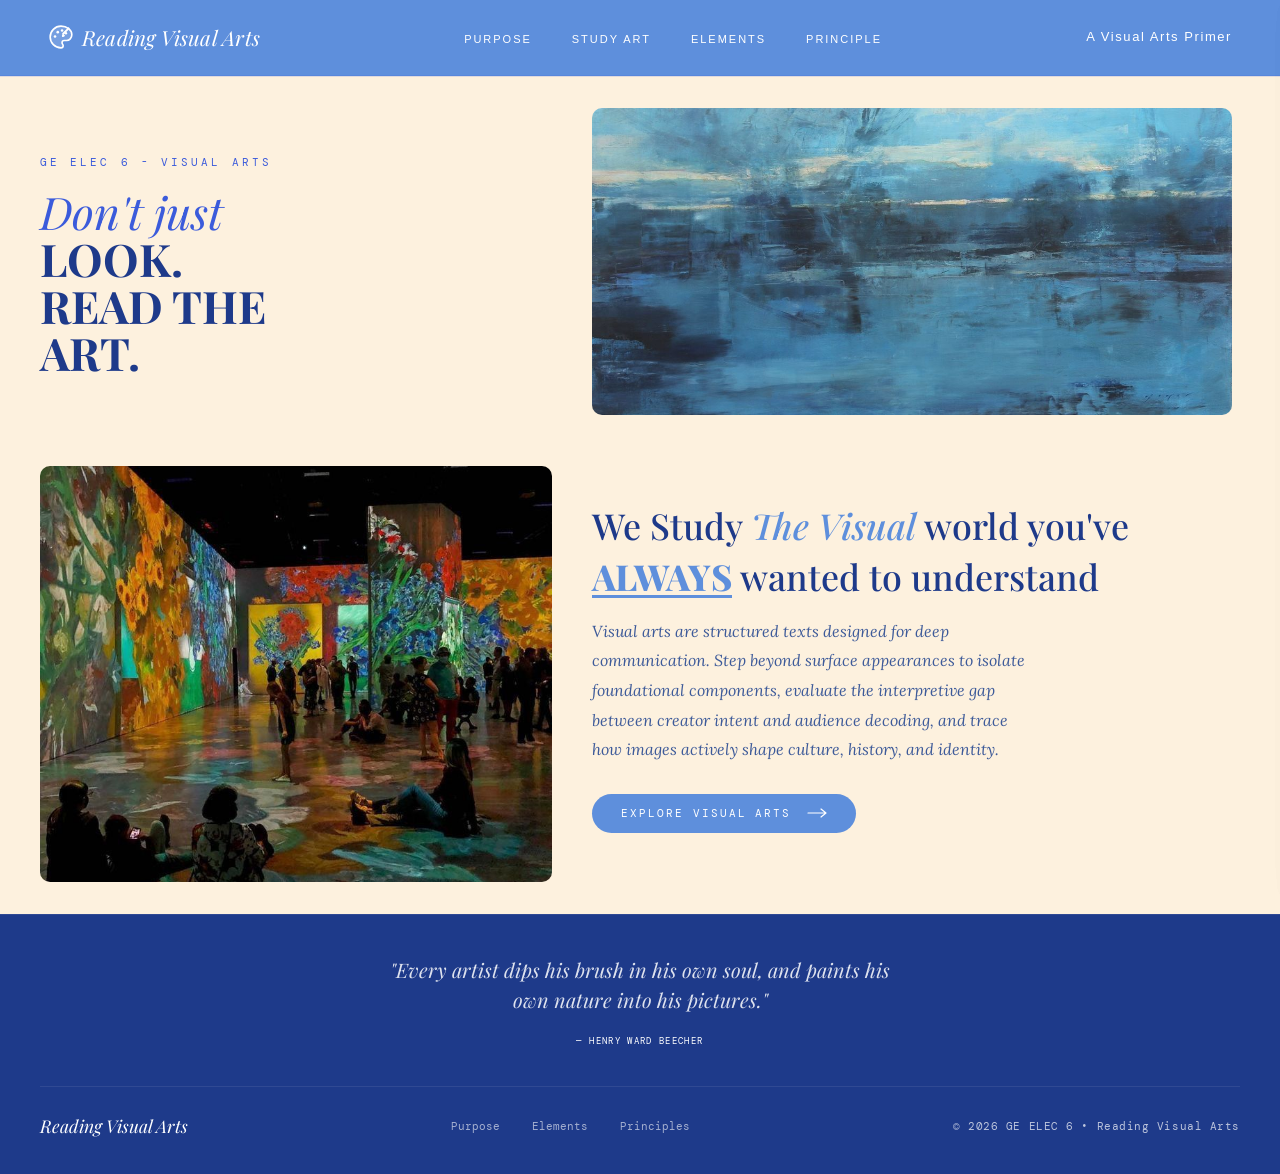
<file: topic/m_purpose_visual_arts.html>
<!DOCTYPE html>
<html lang="en">
<head>
<meta charset="UTF-8">
<meta name="viewport" content="width=device-width, initial-scale=1.0">
<title>Reading Visual Arts — GE Elective 6</title>
<link href="https://fonts.googleapis.com/css2?family=Playfair+Display:ital,wght@0,400;0,700;1,400;1,700&family=DM+Mono:ital,wght@0,300;0,400;1,300&family=Cormorant+Garamond:ital,wght@0,300;0,400;1,300;1,400&family=Lora:ital@1&display=swap" rel="stylesheet">
<style>

/* ══════════════════════════════════════════════════
   BASE RESET
══════════════════════════════════════════════════ */
*, *::before, *::after { box-sizing: border-box; margin: 0; padding: 0; }

/* ══════════════════════════════════════════════════
   CSS VARIABLES
══════════════════════════════════════════════════ */
:root {
  --bg:         #fdf1de;
  --white:      #ffffff;
  --off-white:  #faf7f2;
  --navy:       #1e3a8a;
  --cobalt:     #3b5bdb;
  --blue-mid:   #4c6ef5;
  --blue-light: #748ffc;
  --blue-banner:#4263eb;
  --text:       #1e3a8a;
  --text-body:  #3d5a99;
  --muted:      #6b84c4;
  --border:     rgba(59,91,219,0.15);
  --shadow:     0 4px 24px rgba(30,58,138,0.08);
}

/* ══════════════════════════════════════════════════
   PAGE SYSTEM
══════════════════════════════════════════════════ */
.page { display: none; }
.page.active { display: block; }

html { scroll-behavior: smooth; }
html.home-active { overflow-x: hidden; }

body {
  background: var(--bg);
  color: var(--text);
  font-family: 'Cormorant Garamond', Georgia, serif;
  font-size: 18px;
  line-height: 1.75;
  overflow-x: hidden;
}
body.home-active { overflow-x: hidden; }
/* ══════════════════════════════════════════════════
   SCROLLBAR
══════════════════════════════════════════════════ */
::-webkit-scrollbar { width: 8px; }
::-webkit-scrollbar-track { background: var(--bg); }
::-webkit-scrollbar-thumb { background: rgba(94,143,220,1); border-radius: 100px; }
::-webkit-scrollbar-thumb:hover { background: var(--navy); }

/* ══════════════════════════════════════════════════
   MASTHEAD (shared across all pages)
══════════════════════════════════════════════════ */
.masthead {
  border-bottom: 1px solid var(--border);
  padding: 1.2rem 3rem;
  display: flex;
  align-items: center;
  justify-content: space-between;
  position: sticky;
  top: 0;
  background: rgba(94,143,220,1);
  backdrop-filter: blur(12px);
  z-index: 100;
  box-shadow: 0 1px 0 var(--border);
}
.masthead-logo {
  font-family: 'Playfair Display', Georgia, serif;
  font-style: italic;
  font-weight: 400;
  font-size: 1.3rem;
  letter-spacing: 0.01em;
  color: var(--white);
  text-transform: none;
  display: flex;
  align-items: center;
  gap: 8px;
  cursor: pointer;
  text-decoration: none;
}
.masthead-nav { display: flex; gap: 2.5rem; list-style: none; }
.masthead-nav a {
  font-family: 'Trebuchet MS', Arial, sans-serif;
  font-size: 11px;
  letter-spacing: 0.18em;
  text-transform: uppercase;
  color: var(--white);
  text-decoration: none;
  transition: color 0.25s;
  cursor: pointer;
}
.masthead-nav a:hover,
.masthead-nav a.active { color: #1e3a8a; }
.masthead-issue {
  font-family: 'Trebuchet MS', Arial, sans-serif;
  font-size: 13px;
  letter-spacing: 0.12em;
  color: var(--white);
}

/* ══════════════════════════════════════════════════
   GLOBAL BTN-BACK (fixed, shown on all pages except home)
══════════════════════════════════════════════════ */
.btn-back {
  position: fixed;
  top: 90px;
  left: 24px;
  z-index: 800;
  text-decoration: none;
  display: inline-flex;
  align-items: center;
  gap: 1rem;
  font-family: 'DM Mono', monospace;
  font-size: 10px;
  letter-spacing: 0.18em;
  text-transform: uppercase;
  color: var(--white);
  background: rgba(2,54,167,0.699);
  backdrop-filter: blur(8px);
  -webkit-backdrop-filter: blur(8px);
  padding: 0.8rem 1.8rem;
  border-radius: 100px;
  transition: background 0.3s, color 0.3s;
  cursor: pointer;
  border: none;
}
.btn-back:hover {
  background: var(--white);
  color: var(--cobalt);
  border: 1px solid #1e3a8a;
}

/* ══════════════════════════════════════════════════
   HERO (home page hero layout)
══════════════════════════════════════════════════ */
.hero {
  display: grid;
  grid-template-columns: 1fr 1fr;
  min-height: 92vh;
  border-bottom: 1px solid var(--border);
}
.hero-text {
  padding: 5rem 4rem 5rem 5rem;
  display: flex;
  flex-direction: column;
  justify-content: center;
  border-right: 1px solid var(--border);
  background: var(--white);
}
.hero-kicker {
  font-family: 'DM Mono', monospace;
  font-size: 10px;
  letter-spacing: 0.25em;
  text-transform: uppercase;
  color: var(--cobalt);
  margin-bottom: 2rem;
}
.hero-title {
  font-family: 'Playfair Display', Georgia, serif;
  font-size: clamp(3.5rem, 6vw, 5.5rem);
  font-weight: 700;
  line-height: 1.05;
  color: var(--navy);
  margin-bottom: 2rem;
}
.hero-title em { font-style: italic; color: var(--cobalt); }
.hero-desc {
  font-size: 1.1rem;
  color: var(--text-body);
  max-width: 38ch;
  line-height: 1.9;
  margin-bottom: 3rem;
}
.hero-cta {
  display: inline-flex;
  align-items: center;
  gap: 1rem;
  font-family: 'DM Mono', monospace;
  font-size: 11px;
  letter-spacing: 0.18em;
  text-transform: uppercase;
  color: var(--white);
  background: var(--cobalt);
  text-decoration: none;
  padding: 0.8rem 1.8rem;
  border-radius: 100px;
  transition: gap 0.3s, background 0.3s;
  align-self: flex-start;
  cursor: pointer;
  border: none;
}
.hero-cta:hover { background: var(--navy); gap: 1.5rem; }
.hero-visual {
  position: relative;
  overflow: hidden;
  background: var(--bg);
  display: flex;
  align-items: center;
  justify-content: center;
  padding: 3rem;
}
.hero-artwork-wrapper {
  display: flex;
  justify-content: center;
  align-items: center;
  width: 100%;
  animation: fadeInUp 1.2s ease-out both, float 6s ease-in-out infinite 1.2s;
}
.hero-artwork {
  width: 100%;
  max-width: 320px;
  aspect-ratio: 9 / 16;
  object-fit: cover;
  border-radius: 32px;
  box-shadow: 0 40px 80px rgba(30,58,138,0.18);
  border: 6px solid var(--white);
  transition: transform 0.6s cubic-bezier(0.34,1.56,0.64,1), box-shadow 0.6s ease;
  cursor: pointer;
}
.hero-artwork:hover {
  transform: scale(1.08) rotate(1deg);
  box-shadow: 0 60px 120px rgba(30,58,138,0.25);
}

/* ══════════════════════════════════════════════════
   HOME — EDITORIAL HERO (index.html layout)
══════════════════════════════════════════════════ */
#page-home .editorial-hero {
  width: 100vw;
  height: calc(100vh - 62px);
  display: flex;
  overflow: hidden;
}
#page-home .col-left {
  width: 45%;
  height: 100%;
  display: flex;
  flex-direction: column;
  flex-shrink: 0;
  overflow: hidden;
}
#page-home .ed-title-block {
  height: 45%;
  padding: 1rem 1rem 1rem 2.5rem;
  display: flex;
  flex-direction: column;
  justify-content: center;
  flex-shrink: 0;
}
.ed-accent {
  font-family: 'DM Mono', monospace;
  font-size: 11px;
  letter-spacing: 0.28em;
  text-transform: uppercase;
  color: var(--cobalt);
  margin-bottom: 1rem;
}
.ed-title {
  font-family: 'Playfair Display', serif;
  font-size: clamp(2rem, 3.5vw, 4rem);
  font-weight: 700;
  line-height: 1.05;
  color: var(--navy);
}
.ed-title em { font-style: italic; color: var(--cobalt); font-weight: 400; }
#page-home .ed-img-bottom {
  flex: 1;
  padding: 0.8rem 1.5rem 2rem 2.5rem;
  overflow: hidden;
}
#page-home .ed-img-bottom .img-wrap,
#page-home .ed-img-top .img-wrap {
  width: 100%; height: 100%;
  border-radius: 10px;
  overflow: hidden;
}
#page-home .ed-img-bottom .img-wrap img,
#page-home .ed-img-top .img-wrap img {
  width: 100%; height: 100%;
  object-fit: cover; display: block;
}
#page-home .col-right {
  width: 55%;
  height: 100%;
  display: flex;
  flex-direction: column;
  flex-shrink: 0;
  overflow: hidden;
}
#page-home .ed-img-top {
  height: 42%;
  padding: 2rem 3rem 0.8rem 1rem;
  flex-shrink: 0;
  overflow: hidden;
}
#page-home .ed-body-block {
  flex: 1;
  padding: 1.5rem 4rem 2rem 1rem;
  display: flex;
  flex-direction: column;
  justify-content: center;
  overflow: hidden;
}
.ed-subtitle {
  font-family: 'Playfair Display', serif;
  font-size: clamp(1.6rem, 2.8vw, 2.4rem);
  font-weight: 500;
  color: var(--navy);
  line-height: 1.4;
  margin-bottom: 1rem;
}
.ed-subtitle em { font-style: italic; color: #5e8fdc; }
.ed-subtitle strong { font-weight: 800; text-decoration: underline; text-underline-offset: 4px; color: #5e8fdc; }
.ed-desc {
  font-family: 'Lora', serif;
  font-style: italic;
  font-size: 1rem;
  color: var(--text-body);
  line-height: 1.85;
  max-width: 44ch;
  margin-bottom: 1.8rem;
}
#page-home .ed-body-block .hero-cta { background: rgba(94,143,220,1); }
#page-home .ed-body-block .hero-cta:hover { background: #4a7abf; }
.img-ph {
  width: 100%; height: 100%;
  border-radius: 10px;
  background: rgba(59,91,219,0.05);
  border: 2px dashed rgba(59,91,219,0.18);
  display: flex; align-items: center; justify-content: center;
}
.img-ph span {
  font-family: 'DM Mono', monospace;
  font-size: 9px; letter-spacing: 0.2em;
  color: rgba(59,91,219,0.28);
  text-transform: uppercase; text-align: center; line-height: 2;
}

/* ══════════════════════════════════════════════════
   PURPOSES & METHOD PAGES
══════════════════════════════════════════════════ */
.purposes-container {
  max-width: 1400px;
  margin: 0 auto;
  padding: 5rem 3rem;
}
.purposes-header {
  text-align: center;
  margin-bottom: 6rem;
  max-width: 800px;
  margin-inline: auto;
}
.purposes-grid {
  display: grid;
  grid-template-columns: repeat(auto-fit, minmax(350px, 1fr));
  gap: 2rem;
}
.purpose-card {
  position: relative;
  overflow: hidden;
  border-radius: 12px;
  padding: 2.5rem;
  box-shadow: var(--shadow);
  transition: transform 0.4s ease, box-shadow 0.4s ease;
  border: 3px solid transparent;
  --mx: -999px;
  --my: -999px;
  background:
    linear-gradient(var(--white), var(--white)) padding-box,
    radial-gradient(300px circle at var(--mx) var(--my),
      rgba(94,143,220,1.0) 0%,
      rgba(116,143,252,0.8) 25%,
      rgba(174,196,255,0.4) 55%,
      transparent 100%
    ) border-box;
}
.purpose-card::before {
  content: '';
  position: absolute; inset: 0;
  background-size: cover;
  background-position: center;
  opacity: 0.08;
  transition: opacity 0.4s; z-index: 0;
}
#page-purposes .purpose-card:nth-child(1)::before { background-image: url('image/purp1.jpg'); }
#page-purposes .purpose-card:nth-child(2)::before { background-image: url('image/purp2.jpg'); }
#page-purposes .purpose-card:nth-child(3)::before { background-image: url('image/purp3.jpg'); }
#page-purposes .purpose-card:nth-child(4)::before { background-image: url('image/color1.jpg'); }
#page-purposes .purpose-card:nth-child(5)::before { background-image: url('image/texture1.jpg'); }
.purpose-card:hover::before { opacity: 0.15; }
.purpose-card:hover { transform: translateY(-8px); box-shadow: 0 20px 50px rgba(30,58,138,0.14); }
.purpose-card > * { position: relative; z-index: 1; }
.purpose-card .element-name { font-size: 1.5rem; margin-bottom: 1rem; color: var(--cobalt); font-weight: 700; }
.purpose-card .element-desc { color: var(--text-body); }
.purpose-card .element-number { color: var(--blue-light); }

/* ══════════════════════════════════════════════════
   SHARED ELEMENT CARD STYLES (Elements & Principles)
══════════════════════════════════════════════════ */
.section-header-row {
  display: flex;
  justify-content: space-between;
  align-items: flex-end;
  margin-bottom: 3.5rem;
  flex-wrap: wrap;
  gap: 1.5rem;
}
.section-kicker {
  font-family: 'DM Mono', monospace;
  font-size: 10px;
  letter-spacing: 0.28em;
  text-transform: uppercase;
  color: var(--cobalt);
  margin-bottom: 1rem;
}
.section-title {
  font-family: 'Playfair Display', serif;
  font-size: clamp(2.8rem, 5vw, 4.5rem);
  font-weight: 700;
  line-height: 1.05;
  color: var(--navy);
  margin-bottom: 1rem;
}
.section-title em { font-style: italic; color: var(--cobalt); }
.section-sub {
  font-size: 0.95rem;
  color: var(--text-body);
  max-width: 55ch;
  line-height: 1.85;
}
.el-grid {
  display: grid;
  grid-template-columns: repeat(3, 1fr);
  gap: 1.5rem;
}
.el-card {
  border: 3px solid transparent;
  border-radius: 14px;
  overflow: hidden;
  cursor: pointer;
  position: relative;
  --mx: -999px;
  --my: -999px;
  background:
    linear-gradient(var(--white), var(--white)) padding-box,
    radial-gradient(400px circle at var(--mx) var(--my),
      rgba(94,143,220,1.0) 0%,
      rgba(116,143,252,0.8) 25%,
      rgba(174,196,255,0.4) 55%,
      transparent 100%
    ) border-box;
  box-shadow: var(--shadow);
  transition: transform 0.3s, box-shadow 0.3s;
}
.el-card:hover { transform: translateY(-6px); box-shadow: 0 20px 50px rgba(30,58,138,0.13); }
.card-visual { width: 100%; height: 320px; overflow: hidden; position: relative; }
.card-slide {
  position: absolute; inset: 0;
  width: 100%; height: 100%;
  object-fit: fill;
  opacity: 0;
  transition: opacity 0.9s ease-in-out;
}
.card-slide.active { opacity: 1; }
.card-dots {
  position: absolute; bottom: 10px; left: 50%;
  transform: translateX(-50%);
  display: flex; gap: 5px; z-index: 10;
}
.card-dot {
  width: 5px; height: 5px;
  border-radius: 50%;
  background: rgba(59,91,219,0.25);
  transition: background 0.3s, transform 0.3s;
}
.card-dot.active { background: rgba(59,91,219,0.85); transform: scale(1.35); }
.card-visual-overlay {
  position: absolute; inset: 0;
  background: linear-gradient(to bottom, transparent 80%, var(--white));
  pointer-events: none; z-index: 5;
}
.card-body { padding: 1.5rem 1.8rem 1.8rem; }
.card-title {
  font-family: 'Playfair Display', serif;
  font-size: 1.3rem; font-weight: 700;
  color: var(--navy); margin-bottom: 0.5rem; line-height: 1.2;
}
.card-desc { font-size: 0.87rem; color: var(--text-body); line-height: 1.75; margin-bottom: 1.1rem; }
.card-tags { display: flex; flex-wrap: wrap; gap: 7px; margin-bottom: 1.1rem; }
.card-tag {
  font-family: 'DM Mono', monospace;
  font-size: 9px; letter-spacing: 0.1em;
  padding: 4px 10px 4px 8px;
  border: 1px solid rgba(255,255,255,0.5);
  border-radius: 100px;
  color: #ffffff;
  background: rgba(56,98,212,0.603);
  backdrop-filter: blur(10px);
  display: inline-flex; align-items: center; gap: 5px;
  transition: background 0.2s, border-color 0.2s;
}
.card-tag:hover { background: rgba(174,196,255,0.6); border-color: rgba(255,255,255,0.8); }
.card-tag svg { flex-shrink: 0; opacity: 0.9; stroke: #ffffff; }
.card-footer { font-family: 'DM Mono', monospace; font-size: 10px; letter-spacing: 0.12em; color: var(--muted); }
.card-footer span { color: var(--cobalt); }

/* ══════════════════════════════════════════════════
   SHARED SIDE PANEL (Elements & Principles use separate IDs but same styles)
══════════════════════════════════════════════════ */
.detail-panel {
  position: fixed;
  top: 0; right: -560px;
  width: 520px; height: 100vh;
  background: var(--white);
  border-left: 1px solid var(--border);
  box-shadow: -8px 0 40px rgba(30,58,138,0.1);
  z-index: 500;
  overflow-y: auto;
  transition: right 0.38s cubic-bezier(0.22,1,0.36,1);
  display: flex; flex-direction: column;
}
.detail-panel.open { right: 0; }
.detail-panel::-webkit-scrollbar { width: 3px; }
.detail-panel::-webkit-scrollbar-thumb { background: var(--border); }
.panel-backdrop-overlay {
  position: fixed; inset: 0;
  background: rgba(0,0,0,0);
  z-index: 499; pointer-events: none;
  transition: background 0.38s;
}
.panel-backdrop-overlay.open { background: rgba(30,58,138,0.15); pointer-events: auto; }
.panel-close {
  position: absolute; top: 1rem; right: 1.2rem; z-index: 10;
  background: white; border: none; cursor: pointer;
  color: var(--cobalt); font-size: 1rem; line-height: 1;
  padding: 8px 10px; border-radius: 50%;
  width: 36px; height: 36px;
  display: flex; align-items: center; justify-content: center;
  box-shadow: 0 2px 8px rgba(30,58,138,0.15);
  transition: background 0.2s, color 0.2s, transform 0.2s;
}
.panel-close:hover { background: var(--cobalt); color: white; transform: scale(1.1); }
.panel-image {
  width: 100%; height: 380px;
  flex-shrink: 0; overflow: hidden;
  position: relative; background: var(--off-white);
}
.panel-slide {
  position: absolute; inset: 0;
  width: 100%; height: 100%;
  object-fit: fill; opacity: 0;
  transition: opacity 0.9s ease-in-out;
}
.panel-slide.active { opacity: 1; }
.panel-image-overlay {
  position: absolute; inset: 0;
  background: linear-gradient(to bottom, transparent 45%, var(--white));
  pointer-events: none; z-index: 5;
}
.panel-image-glyph {
  position: absolute; bottom: -1rem; right: 1.5rem;
  font-family: 'Playfair Display', serif;
  font-size: 9rem; font-weight: 700; font-style: italic;
  color: rgba(59,91,219,0.07); line-height: 1;
  pointer-events: none; z-index: 6;
}
.panel-content { padding: 2rem 2.5rem 3rem; flex: 1; }
.panel-badges { display: flex; gap: 10px; align-items: center; margin-bottom: 1.2rem; flex-wrap: wrap; }
.panel-badge {
  font-family: 'DM Mono', monospace; font-size: 9px;
  letter-spacing: 0.22em; text-transform: uppercase;
  padding: 4px 12px; border: 1px solid var(--border);
  color: var(--cobalt); border-radius: 100px;
}
.panel-badge-module { font-family: 'DM Mono', monospace; font-size: 9px; letter-spacing: 0.15em; color: var(--muted); }
.panel-title { font-family: 'Playfair Display', serif; font-size: 2.1rem; font-weight: 700; color: var(--navy); margin-bottom: 0.4rem; line-height: 1.1; }
.panel-title em { font-style: italic; color: var(--cobalt); }
.panel-divider { width: 36px; height: 2px; background: var(--cobalt); margin: 1.2rem 0; border-radius: 2px; }
.panel-intro { font-family: 'Cormorant Garamond', serif; font-size: 1.05rem; font-style: italic; color: var(--text-body); line-height: 1.85; margin-bottom: 1.5rem; }
.panel-overview-label { font-family: 'DM Mono', monospace; font-size: 9px; letter-spacing: 0.25em; text-transform: uppercase; color: var(--cobalt); margin-bottom: 0.6rem; }
.panel-overview { font-size: 0.9rem; color: var(--text-body); line-height: 1.9; margin-bottom: 2rem; }
.panel-features-label { font-family: 'DM Mono', monospace; font-size: 9px; letter-spacing: 0.25em; text-transform: uppercase; color: var(--cobalt); margin-bottom: 0.8rem; }
.panel-features { display: flex; flex-direction: column; gap: 6px; }
.panel-feature {
  display: flex; gap: 1.1rem; align-items: flex-start;
  padding: 1rem 1.2rem;
  background: var(--off-white);
  border-left: 2px solid transparent;
  border-radius: 0 8px 8px 0;
  transition: background 0.25s, border-color 0.25s;
}
.panel-feature:hover { background: rgba(59,91,219,0.06); border-left-color: var(--cobalt); }
.panel-feature-icon { font-size: 1.1rem; flex-shrink: 0; padding-top: 0.1rem; }
.panel-feature-title { font-family: 'DM Mono', monospace; font-size: 10px; letter-spacing: 0.12em; text-transform: uppercase; color: var(--navy); margin-bottom: 0.25rem; }
.panel-feature-desc { font-size: 0.87rem; color: var(--text-body); line-height: 1.72; }

/* ══════════════════════════════════════════════════
   ELEMENTS PAGE SPECIFIC
══════════════════════════════════════════════════ */
.elements-page {
  max-width: 1400px; margin: 0 auto;
  padding: 5rem 3rem 8rem;
}

/* ══════════════════════════════════════════════════
   PRINCIPLES PAGE SPECIFIC
══════════════════════════════════════════════════ */
.principles-page {
  max-width: 1400px; margin: 0 auto;
  padding: 5rem
   3rem 8rem;
}
#page-method .purpose-card:nth-child(1)::before { background-image: url('image/study1.jpg'); }
#page-method .purpose-card:nth-child(2)::before { background-image: url('image/study2.jpg'); }
#page-method .purpose-card:nth-child(3)::before { background-image: url('image/study3.jpg'); }
#page-method .purpose-card:nth-child(4)::before { background-image: url('image/study4.jpg'); }
#page-method .purpose-card:nth-child(5)::before { background-image: url('image/study5.jpg'); }
/* ══════════════════════════════════════════════════
   ELEMENT NUMBER (purposes/method cards)
══════════════════════════════════════════════════ */
.element-number {
  font-family: 'DM Mono', monospace;
  font-size: 10px; letter-spacing: 0.18em;
  color: var(--cobalt); margin-bottom: 1.5rem; display: block;
}
.element-name {
  font-family: 'Playfair Display', serif;
  font-size: 1.7rem; font-weight: 700;
  color: var(--navy); margin-bottom: 1rem; line-height: 1.2;
}
.element-desc { font-size: 0.95rem; color: var(--text-body); line-height: 1.8; }

/* ══════════════════════════════════════════════════
   FOOTER
══════════════════════════════════════════════════ */
.simple-footer {
  background: var(--navy);
  color: rgba(255,255,255,0.5);
  border-top: 1px solid rgba(255,255,255,0.08);
  padding: 2rem 2.5rem;
  display: flex; flex-direction: column;
  align-items: center; gap: 1.5rem;
}
.simple-footer a { color: rgba(255,255,255,0.6); text-decoration: none; transition: color 0.3s; }
.simple-footer a:hover { color: var(--cobalt); }
.footer-quote-section { text-align: center; max-width: 60ch; margin: 0.5rem auto; }
.footer-quote {
  font-family: 'Playfair Display', serif;
  font-size: clamp(1rem,1.8vw,1.25rem);
  font-style: italic; color: rgba(255,255,255,0.85); line-height: 1.5; margin-bottom: 0.5rem;
}
.footer-author { font-family: 'DM Mono', monospace; font-size: 9px; letter-spacing: 0.15em; text-transform: uppercase; color: var(--white); }
.footer-divider { width: 100%; max-width: 1200px; border: 0; border-top: 1px solid rgba(255,255,255,0.08); margin: 0; }
.footer-bottom-row {
  width: 100%; max-width: 1200px;
  display: flex; justify-content: space-between; align-items: center;
  flex-wrap: wrap; gap: 1.5rem;
  font-family: 'DM Mono', monospace; font-size: 11px;
}
.footer-logo {
  font-family: 'Playfair Display', serif; font-size: 1.1rem; font-style: italic;
  display: flex; align-items: center; gap: 8px; color: white !important;
}
.footer-logo svg { color: var(--cobalt); fill: none; }
.footer-links { display: flex; gap: 2rem; flex-wrap: wrap; }
.footer-copy { letter-spacing: 0.05em; opacity: 0.7;color: var(--white); }


/* ══════════════════════════════════════════════════
   SCROLL TO TOP (global)
═════════════════════════════════════════════════ */
.footer-scroll-top {
  position: fixed; bottom: 2rem; right: 2rem;
  width: 40px; height: 40px; border-radius: 50%;
  background: rgba(59,91,219,0.9); color: white; border: none;
  cursor: pointer; display: flex; align-items: center; justify-content: center;
  box-shadow: 0 4px 15px rgba(59,91,219,0.3);
  opacity: 0; visibility: hidden; transform: translateY(10px);
  transition: opacity 0.4s, visibility 0.4s, transform 0.4s, background 0.3s;
  z-index: 800;
}
.footer-scroll-top.visible { opacity: 1; visibility: visible; transform: translateY(0); }
.footer-scroll-top:hover { background: var(--navy); transform: translateY(-3px); box-shadow: 0 6px 20px rgba(59,91,219,0.35); }

/* ══════════════════════════════════════════════════
   ANIMATIONS
══════════════════════════════════════════════════ */
@keyframes fadeInUp {
  from { opacity: 0; transform: translateY(30px); }
  to   { opacity: 1; transform: translateY(0); }
}
@keyframes float {
  0%, 100% { transform: translateY(0); }
  50% { transform: translateY(-20px); }
}
.reveal { opacity: 0; transform: translateY(24px); transition: opacity 0.7s ease, transform 0.7s ease; }
.reveal.visible { opacity: 1; transform: none; }

/* ══════════════════════════════════════════════════
   RESPONSIVE
══════════════════════════════════════════════════ */
@media (max-width: 900px) {
  .el-grid { grid-template-columns: repeat(2, 1fr); }
  .detail-panel { width: 100vw; right: -100vw; }
}
@media (max-width: 768px) {
  .footer-bottom-row { flex-direction: column; text-align: center; }
  .footer-links { justify-content: center; gap: 1.5rem; }
  #page-home .editorial-hero { flex-direction: column; height: auto; overflow: auto; }
  #page-home .col-left, #page-home .col-right { width: 100%; height: auto; }
  #page-home .ed-img-top, #page-home .ed-img-bottom { height: 200px; }
}
@media (max-width: 580px) {
  .el-grid { grid-template-columns: 1fr; }
  .elements-page, .principles-page { padding: 3rem 1.5rem 6rem; }
  .purposes-container { padding: 3rem 1.5rem; }
}
</style>
</head>
<body>

<!-- ══════════════════════════════════════════════
     SHARED MASTHEAD
══════════════════════════════════════════════════ -->
<header class="masthead">
  <a class="masthead-logo" onclick="showPage('home')" href="#">
    <svg xmlns="http://www.w3.org/2000/svg" width="26" height="26" viewBox="0 0 24 24" fill="none" class="logo-icon">
      <path d="M12 2C6.48 2 2 6.48 2 12c0 5.52 4.48 10 10 10 1.1 0 2-.9 2-2 0-.53-.2-1-.53-1.37-.32-.36-.51-.84-.51-1.35 0-1.1.9-2 2-2h2.35C19.66 15.28 22 12.85 22 10c0-4.42-4.48-8-10-8z" fill="currentColor" opacity="0.15"/>
      <path d="M12 2C6.48 2 2 6.48 2 12c0 5.52 4.48 10 10 10 1.1 0 2-.9 2-2 0-.53-.2-1-.53-1.37-.32-.36-.51-.84-.51-1.35 0-1.1.9-2 2-2h2.35C19.66 15.28 22 12.85 22 10c0-4.42-4.48-8-10-8z" stroke="currentColor" stroke-width="1.5" fill="none"/>
      <circle cx="6.5" cy="11.5" r="1.2" fill="currentColor"/>
      <circle cx="9"   cy="7.5"  r="1.2" fill="currentColor"/>
      <circle cx="13"  cy="6"    r="1.2" fill="currentColor"/>
      <circle cx="16.5" cy="8.5" r="1.2" fill="currentColor"/>
      <line x1="19" y1="4" x2="14" y2="9" stroke="currentColor" stroke-width="1.8" stroke-linecap="round"/>
      <path d="M14 9 c-1 1-1.5 2-1 2.8 .8.5 1.8 0 2.8-1z" fill="currentColor"/>
    </svg>
    Reading Visual Arts
  </a>
  <nav>
    <ul class="masthead-nav">
      <li><a data-page="purposes" onclick="showPage('purposes'); return false;" href="#">Purpose</a></li>
      <li><a data-page="method"   onclick="showPage('method');   return false;" href="#">Study Art</a></li>
      <li><a data-page="elements" onclick="showPage('elements'); return false;" href="#">Elements</a></li>
      <li><a data-page="principles" onclick="showPage('principles'); return false;" href="#">Principle</a></li>
    </ul>
  </nav>
  <span class="masthead-issue">A Visual Arts Primer</span>
</header>

<!-- Global back-to-home button (hidden on home page) -->
<a class="btn-back" id="btn-back-global" onclick="showPage('home'); return false;" href="#" style="display:none;">← BACK TO HOME</a>

<!-- ══════════════════════════════════════════════
     PAGE: HOME (index.html)
══════════════════════════════════════════════════ -->
<div id="page-home" class="page active">
  <section class="editorial-hero">
    <div class="col-left">
      <div class="ed-title-block">
        <p class="ed-accent">GE ELEC 6 - Visual Arts</p>
        <h1 class="ed-title">
          <em>Don't just</em><br>
          LOOK.<br>
          READ THE<br>
          ART.
        </h1>
      </div>
      <div class="ed-img-bottom">
        <div class="img-wrap">
          <img src="image/web.jpg" alt="Art"
            onerror="this.parentElement.outerHTML='<div class=img-ph><span>Image 1<br>(bottom left)</span></div>'">
        </div>
      </div>
    </div>
    <div class="col-right">
      <div class="ed-img-top">
        <div class="img-wrap">
          <img src="image/web2.jpg" alt="Art"
            onerror="this.parentElement.outerHTML='<div class=img-ph><span>Image 2<br>(top right)</span></div>'">
        </div>
      </div>
      <div class="ed-body-block">
        <p class="ed-subtitle">
          We Study <em>The Visual</em> world you've<br>
          <strong>ALWAYS</strong> wanted to understand
        </p>
        <p class="ed-desc">
          Visual arts are structured texts designed for deep communication. Step beyond surface appearances to isolate foundational components, evaluate the interpretive gap between creator intent and audience decoding, and trace how images actively shape culture, history, and identity.
        </p>
        <button class="hero-cta" onclick="showPage('purposes')">
          EXPLORE VISUAL ARTS
          <svg width="20" height="10" viewBox="0 0 20 10" fill="none">
            <path d="M1 5h18M14 1l5 4-5 4" stroke="currentColor" stroke-width="1.2" stroke-linecap="round" stroke-linejoin="round"/>
          </svg>
        </button>
      </div>
    </div>
  </section>

    <footer class="simple-footer">
      <div class="footer-quote-section">
        <p class="footer-quote">"Every artist dips his brush in his own soul, and paints his own nature into his pictures."</p>
        <span class="footer-author">— Henry Ward Beecher</span>
      </div>
      <hr class="footer-divider">
      <div class="footer-bottom-row">
        <div class="footer-left">
          <a class="footer-logo" onclick="showPage('home'); return false;" href="#">Reading Visual Arts</a>
        </div>
        <div class="footer-links">
          <a onclick="showPage('purposes'); return false;" href="#">Purpose</a>
          <a onclick="showPage('elements'); return false;" href="#">Elements</a>
          <a onclick="showPage('principles'); return false;" href="#">Principles</a>
        </div>
        <div class="footer-copy">&copy; 2026 GE ELEC 6 &bull; Reading Visual Arts</div>
      </div>
    </footer>

</div>  <!-- end page-home -->
</div>

<!-- ══════════════════════════════════════════════
     PAGE: PURPOSES (purposes.html)
══════════════════════════════════════════════════ -->
<div id="page-purposes" class="page">
  <main class="purposes-container">
    <div class="purposes-header">
      <p class="hero-kicker">Core Intentions</p>
      <h1 class="hero-title">Purposes of the <em>Visual</em> Arts</h1>
    </div>
    <div class="purposes-grid">
      <div class="purpose-card">
        <span class="element-number">01</span>
        <h2 class="element-name">Communication of Ideas and Emotions</h2>
        <p class="element-desc">Artists use visual art to express what is often difficult to put into words — personal feelings, opinions, and inner experiences. A painting or sculpture can convey sadness, joy, anger, or love just through color, shape, and form.</p>
      </div>
      <div class="purpose-card">
        <span class="element-number">02</span>
        <h2 class="element-name">Cultural Representation</h2>
        <p class="element-desc">Art reflects the time and place it was created in. It captures the beliefs, traditions, and values of a society, acting as a visual record of history and culture that future generations can look back on.</p>
      </div>
      <div class="purpose-card">
        <span class="element-number">03</span>
        <h2 class="element-name">Education and Awareness</h2>
        <p class="element-desc">Art has the power to teach. It can introduce viewers to new ideas, challenge existing beliefs, and make people think more deeply about the world around them — sometimes delivering a message more effectively than a textbook.</p>
      </div>
      <div class="purpose-card">
        <span class="element-number">04</span>
        <h2 class="element-name">Aesthetic Enjoyment</h2>
        <p class="element-desc">One of art's most natural purposes is simply to be appreciated. It stimulates the senses, sparks imagination, and gives people a sense of beauty and pleasure — encouraging creativity in both the artist and the viewer.</p>
      </div>
      <div class="purpose-card">
        <span class="element-number">05</span>
        <h2 class="element-name">Social Critique and Change</h2>
        <p class="element-desc">Art can be a form of protest or commentary. Artists often use their work to highlight injustice, inequality, or social problems, raising public awareness and even inspiring people to take action or change their thinking.</p>
      </div>
    </div>
  </main>
  <footer class="simple-footer">
    <div class="footer-quote-section">
      <p class="footer-quote">"Every artist dips his brush in his own soul, and paints his own nature into his pictures."</p>
      <span class="footer-author">— Henry Ward Beecher</span>
    </div>
    <hr class="footer-divider">
    <div class="footer-bottom-row">
      <div class="footer-left">
        <a class="footer-logo" onclick="showPage('home'); return false;" href="#">
          <svg xmlns="http://www.w3.org/2000/svg" width="18" height="18" viewBox="0 0 24 24" fill="none" stroke="currentColor" stroke-width="2">
            <path d="M12 2C6.48 2 2 6.48 2 12c0 5.52 4.48 10 10 10 1.1 0 2-.9 2-2 0-.53-.2-1-.53-1.37-.32-.36-.51-.84-.51-1.35 0-1.1.9-2 2-2h2.35C19.66 15.28 22 12.85 22 10c0-4.42-4.48-8-10-8z"/>
          </svg>
          Reading Visual Arts
        </a>
      </div>
      <div class="footer-links">
        <a onclick="showPage('home'); return false;" href="#">Home</a>
        <a onclick="showPage('purposes'); return false;" href="#">Purpose</a>
        <a onclick="showPage('elements'); return false;" href="#">Elements</a>
        <a onclick="showPage('principles'); return false;" href="#">Principles</a>
      </div>
      <div class="footer-copy">&copy; 2026 GE ELEC 6 &bull; Reading Visual Arts</div>
    </div>
  </footer>
</div>

<!-- ══════════════════════════════════════════════
     PAGE: METHOD (method.html — Why Study Art?)
══════════════════════════════════════════════════ -->
<div id="page-method" class="page">
  <main class="purposes-container method-page">
    <div class="purposes-header">
      <p class="hero-kicker">Why Study Art?</p>
      <h1 class="hero-title">Why Do We Need to Study <em>Art</em>?</h1>
    </div>
    <div class="purposes-grid">
      <div class="purpose-card">
        <span class="element-number">01</span>
        <h2 class="element-name">Critical Thinking and Visual Literacy</h2>
        <p class="element-desc">Studying art trains the mind to look carefully, recognize patterns, and interpret visual messages. These skills help people make stronger observations and better understand the meaning behind images.</p>
      </div>
      <div class="purpose-card">
        <span class="element-number">02</span>
        <h2 class="element-name">Cultural and Historical Awareness</h2>
        <p class="element-desc">Art connects us to diverse histories, traditions, and worldviews. By studying creative work from different times and places, we gain empathy and a richer understanding of how societies evolve.</p>
      </div>
      <div class="purpose-card">
        <span class="element-number">03</span>
        <h2 class="element-name">Creative Expression and Problem-Solving Skills</h2>
        <p class="element-desc">Learning art encourages experimentation and original thinking. It helps people solve problems in new ways and communicate ideas through color, composition, and form.</p>
      </div>
      <div class="purpose-card">
        <span class="element-number">04</span>
        <h2 class="element-name">Understanding Media and Communication</h2>
        <p class="element-desc">Art study reveals how visual culture shapes our lives, from advertising to social media. It teaches us to read and respond to images critically in a world full of visual messages.</p>
      </div>
      <div class="purpose-card">
        <span class="element-number">05</span>
        <h2 class="element-name">Appreciation for Human Expression</h2>
        <p class="element-desc">Studying art builds respect for creative voices across cultures. It shows how people express beliefs, hopes, and emotions through different artistic forms.</p>
      </div>
    </div>
  </main>
  <footer class="simple-footer">
    <div class="footer-quote-section">
      <p class="footer-quote">"Every artist dips his brush in his own soul, and paints his own nature into his pictures."</p>
      <span class="footer-author">— Henry Ward Beecher</span>
    </div>
    <hr class="footer-divider">
    <div class="footer-bottom-row">
      <div class="footer-left">
        <a class="footer-logo" onclick="showPage('home'); return false;" href="#">
          <svg xmlns="http://www.w3.org/2000/svg" width="18" height="18" viewBox="0 0 24 24" fill="none" stroke="currentColor" stroke-width="2">
            <path d="M12 2C6.48 2 2 6.48 2 12c0 5.52 4.48 10 10 10 1.1 0 2-.9 2-2 0-.53-.2-1-.53-1.37-.32-.36-.51-.84-.51-1.35 0-1.1.9-2 2-2h2.35C19.66 15.28 22 12.85 22 10c0-4.42-4.48-8-10-8z"/>
          </svg>
          Reading Visual Arts
        </a>
      </div>
      <div class="footer-links">
        <a onclick="showPage('home'); return false;" href="#">Home</a>
        <a onclick="showPage('purposes'); return false;" href="#">Purpose</a>
        <a onclick="showPage('elements'); return false;" href="#">Elements</a>
        <a onclick="showPage('principles'); return false;" href="#">Principles</a>
      </div>
      <div class="footer-copy">&copy; 2026 GE ELEC 6 &bull; Reading Visual Arts</div>
    </div>
  </footer>
</div>

<!-- ══════════════════════════════════════════════
     PAGE: ELEMENTS (elements.html)
══════════════════════════════════════════════════ -->
<div id="page-elements" class="page">
  <main class="elements-page">
    <div class="section-header-row">
      <div>
        <p class="section-kicker"></p>
        <h1 class="section-title">Elements of <em>Art</em></h1>
        <p class="section-sub">The fundamental visual components every artist uses to construct meaning. Click any card to explore each element in depth.</p>
      </div>
    </div>
    <div class="el-grid" id="elementsGrid">

      <div class="el-card" data-element="line">
        <div class="card-visual">
          <img class="card-slide active" src="image/line1.jpg" alt="Line 1">
          <img class="card-slide" src="image/line2.jpg" alt="Line 2">
          <img class="card-slide" src="image/line3.jpg" alt="Line 3">
          <img class="card-slide" src="image/line4.jpg" alt="Line 4">
          <img class="card-slide" src="image/line5.jpg" alt="Line 5">
          <div class="card-dots"><div class="card-dot active"></div><div class="card-dot"></div><div class="card-dot"></div><div class="card-dot"></div></div>
          <div class="card-visual-overlay"></div>
        </div>
        <div class="card-body">
          <div class="card-title">Line</div>
          <div class="card-desc">The foundational path of a moving point that directs the viewer's eye across a composition.</div>
          <div class="card-tags">
            <span class="card-tag"><svg width="11" height="11" viewBox="0 0 24 24" fill="none" stroke="currentColor" stroke-width="2.5" stroke-linecap="round" stroke-linejoin="round"><line x1="5" y1="12" x2="19" y2="12"/><polyline points="12 5 19 12 12 19"/></svg>Direction</span>
            <span class="card-tag"><svg width="11" height="11" viewBox="0 0 24 24" fill="none" stroke="currentColor" stroke-width="2.5" stroke-linecap="round"><path d="M3 12 C6 6,10 6,12 12 C14 18,18 18,21 12"/></svg>Path</span>
            <span class="card-tag"><svg width="11" height="11" viewBox="0 0 24 24" fill="none" stroke="currentColor" stroke-width="2.5" stroke-linecap="round" stroke-linejoin="round"><rect x="3" y="3" width="18" height="18" rx="2"/></svg>Boundary</span>
          </div>
          <div class="card-footer"><span>GE ELEC 6</span> · Module</div>
        </div>
      </div>

      <div class="el-card" data-element="shape">
        <div class="card-visual">
          <img class="card-slide active" src="image/shapes1.jpg" alt="Shape 1">
          <img class="card-slide" src="image/shapes2.jpg" alt="Shape 2">
          <img class="card-slide" src="image/shapes3.jpg" alt="Shape 3">
          <img class="card-slide" src="image/shapes4.jpg" alt="Shape 4">
          <img class="card-slide" src="image/shapes5.jpg" alt="Shape 5">
          <div class="card-dots"><div class="card-dot active"></div><div class="card-dot"></div><div class="card-dot"></div><div class="card-dot"></div></div>
          <div class="card-visual-overlay"></div>
        </div>
        <div class="card-body">
          <div class="card-title">Shape</div>
          <div class="card-desc">Two-dimensional, flat areas created when a line closes or sets boundaries around a defined space.</div>
          <div class="card-tags">
            <span class="card-tag">2D</span>
            <span class="card-tag">Flat</span>
            <span class="card-tag">Area</span>
          </div>
          <div class="card-footer"><span>GE ELEC 6</span> · Module</div>
        </div>
      </div>

      <div class="el-card" data-element="form">
        <div class="card-visual">
          <img class="card-slide active" src="image/form1.jpg" alt="Form 1">
          <img class="card-slide" src="image/form2.jpg" alt="Form 2">
          <img class="card-slide" src="image/form3.jpg" alt="Form 3">
          <img class="card-slide" src="image/form4.jpg" alt="Form 4">
          <img class="card-slide" src="image/form5.jpg" alt="Form 5">
          <div class="card-dots"><div class="card-dot active"></div><div class="card-dot"></div><div class="card-dot"></div><div class="card-dot"></div></div>
          <div class="card-visual-overlay"></div>
        </div>
        <div class="card-body">
          <div class="card-title">Form</div>
          <div class="card-desc">Three-dimensional objects that take up physical volume or create the illusion of depth.</div>
          <div class="card-tags">
            <span class="card-tag">3D</span>
            <span class="card-tag">Volume</span>
            <span class="card-tag">Depth</span>
          </div>
          <div class="card-footer"><span>GE ELEC 6</span> · Module</div>
        </div>
      </div>

      <div class="el-card" data-element="space">
        <div class="card-visual">
          <img class="card-slide active" src="image/space1.jpg" alt="Space 1">
          <img class="card-slide" src="image/space2.jpg" alt="Space 2">
          <img class="card-slide" src="image/space3.jpg" alt="Space 3">
          <img class="card-slide" src="image/space4.jpg" alt="Space 4">
          <img class="card-slide" src="image/space5.jpg" alt="Space 5">
          <div class="card-dots"><div class="card-dot active"></div><div class="card-dot"></div><div class="card-dot"></div><div class="card-dot"></div></div>
          <div class="card-visual-overlay"></div>
        </div>
        <div class="card-body">
          <div class="card-title">Space</div>
          <div class="card-desc">The depth, open margins, or area surrounding and separating objects within a work.</div>
          <div class="card-tags">
            <span class="card-tag">Depth</span>
            <span class="card-tag">Negative</span>
            <span class="card-tag">Perspective</span>
          </div>
          <div class="card-footer"><span>GE ELEC 6</span> · Module</div>
        </div>
      </div>

      <div class="el-card" data-element="color">
        <div class="card-visual">
          <img class="card-slide active" src="image/color1.jpg" alt="Color 1">
          <img class="card-slide" src="image/color2.jpg" alt="Color 2">
          <img class="card-slide" src="image/color3.jpg" alt="Color 3">
          <img class="card-slide" src="image/color4.jpg" alt="Color 4">
          <img class="card-slide" src="image/color5.jpg" alt="Color 5">
          <div class="card-dots"><div class="card-dot active"></div><div class="card-dot"></div><div class="card-dot"></div><div class="card-dot"></div></div>
          <div class="card-visual-overlay"></div>
        </div>
        <div class="card-body">
          <div class="card-title">Color</div>
          <div class="card-desc">Visual properties generated by light, defined through shifting hues, intensities, and values.</div>
          <div class="card-tags">
            <span class="card-tag">Hue</span>
            <span class="card-tag">Intensity</span>
            <span class="card-tag">Value</span>
          </div>
          <div class="card-footer"><span>GE ELEC 6</span> · Module</div>
        </div>
      </div>

      <div class="el-card" data-element="value">
        <div class="card-visual">
          <img class="card-slide active" src="image/value1.jpg" alt="Value 1">
          <img class="card-slide" src="image/value2.jpg" alt="Value 2">
          <img class="card-slide" src="image/value3.jpg" alt="Value 3">
          <img class="card-slide" src="image/value4.jpg" alt="Value 4">
          <img class="card-slide" src="image/value5.jpg" alt="Value 5">
          <div class="card-dots"><div class="card-dot active"></div><div class="card-dot"></div><div class="card-dot"></div><div class="card-dot"></div></div>
          <div class="card-visual-overlay"></div>
        </div>
        <div class="card-body">
          <div class="card-title">Value</div>
          <div class="card-desc">The scale of lightness or darkness of a color, essential for creating contrast and mood.</div>
          <div class="card-tags">
            <span class="card-tag">Lightness</span>
            <span class="card-tag">Darkness</span>
            <span class="card-tag">Contrast</span>
          </div>
          <div class="card-footer"><span>GE ELEC 6</span> · Module</div>
        </div>
      </div>

      <div class="el-card" data-element="texture">
        <div class="card-visual">
          <img class="card-slide active" src="image/texture1.jpg" alt="Texture 1">
          <img class="card-slide" src="image/texture2.jpg" alt="Texture 2">
          <img class="card-slide" src="image/texture3.jpg" alt="Texture 3">
          <img class="card-slide" src="image/texture4.jpg" alt="Texture 4">
          <img class="card-slide" src="image/texture5.jpg" alt="Texture 5">
          <div class="card-dots"><div class="card-dot active"></div><div class="card-dot"></div><div class="card-dot"></div><div class="card-dot"></div></div>
          <div class="card-visual-overlay"></div>
        </div>
        <div class="card-body">
          <div class="card-title">Texture</div>
          <div class="card-desc">The perceived visual depth or actual surface tactile feel of a physical artwork.</div>
          <div class="card-tags">
            <span class="card-tag">Surface</span>
            <span class="card-tag">Tactile</span>
            <span class="card-tag">Visual Feel</span>
          </div>
          <div class="card-footer"><span>GE ELEC 6</span> · Module</div>
        </div>
      </div>

    </div>
  </main>
  <footer class="simple-footer">
    <div class="footer-quote-section">
      <p class="footer-quote">"Every artist dips his brush in his own soul, and paints his own nature into his pictures."</p>
      <span class="footer-author">— Henry Ward Beecher</span>
    </div>
    <hr class="footer-divider">
    <div class="footer-bottom-row">
      <div class="footer-left">
        <a class="footer-logo" onclick="showPage('home'); return false;" href="#">
          <svg xmlns="http://www.w3.org/2000/svg" width="18" height="18" viewBox="0 0 24 24" fill="none" stroke="currentColor" stroke-width="2">
            <path d="M12 2C6.48 2 2 6.48 2 12c0 5.52 4.48 10 10 10 1.1 0 2-.9 2-2 0-.53-.2-1-.53-1.37-.32-.36-.51-.84-.51-1.35 0-1.1.9-2 2-2h2.35C19.66 15.28 22 12.85 22 10c0-4.42-4.48-8-10-8z"/>
          </svg>
          Reading Visual Arts
        </a>
      </div>
      <div class="footer-links">
        <a onclick="showPage('home'); return false;" href="#">Home</a>
        <a onclick="showPage('purposes'); return false;" href="#">Purpose</a>
        <a onclick="showPage('elements'); return false;" href="#">Elements</a>
        <a onclick="showPage('principles'); return false;" href="#">Principles</a>
      </div>
      <div class="footer-copy">&copy; 2026 GE ELEC 6 &bull; Reading Visual Arts</div>
    </div>
  </footer>
</div>

<!-- ══════════════════════════════════════════════
     PAGE: PRINCIPLES (principles.html — FIXED closePanel)
══════════════════════════════════════════════════ -->
<div id="page-principles" class="page">
  <main class="principles-page">
    <div class="section-header-row">
      <div>
        <p class="section-kicker">Principles of Art</p>
        <h1 class="section-title">Principles of <em>Art</em></h1>
        <p class="section-sub">Principles describe how elements are arranged:</p>
      </div>
    </div>
    <div class="el-grid" id="principlesGrid">

      <div class="el-card" data-element="balance">
        <div class="card-visual">
          <img class="card-slide active" src="image/balance.jpg" alt="Balance illustration">
          <div class="card-visual-overlay"></div>
        </div>
        <div class="card-body">
          <div class="card-title">Balance</div>
          <div class="card-desc">Balance creates a sense of stability by distributing visual weight evenly or intentionally unevenly across a composition.</div>
          <div class="card-tags"><span class="card-tag">Symmetry</span><span class="card-tag">Stability</span><span class="card-tag">Equilibrium</span></div>
          <div class="card-footer"><span>Definition</span> · Art Principle</div>
        </div>
      </div>

      <div class="el-card" data-element="contrast">
        <div class="card-visual">
          <img class="card-slide active" src="image/contrast.jpg" alt="Contrast illustration">
          <div class="card-visual-overlay"></div>
        </div>
        <div class="card-body">
          <div class="card-title">Contrast</div>
          <div class="card-desc">Contrast highlights differences between elements, making shapes, colors, and textures stand out for stronger visual impact.</div>
          <div class="card-tags"><span class="card-tag">Difference</span><span class="card-tag">Tension</span><span class="card-tag">Focus</span></div>
          <div class="card-footer"><span>Definition</span> · Art Principle</div>
        </div>
      </div>

      <div class="el-card" data-element="emphasis">
        <div class="card-visual">
          <img class="card-slide active" src="image/emphasis.jpg" alt="Emphasis illustration">
          <div class="card-visual-overlay"></div>
        </div>
        <div class="card-body">
          <div class="card-title">Emphasis</div>
          <div class="card-desc">Emphasis directs attention to a focal point, making one part of the artwork stronger or more important than the rest.</div>
          <div class="card-tags"><span class="card-tag">Focal Point</span><span class="card-tag">Dominance</span><span class="card-tag">Attention</span></div>
          <div class="card-footer"><span>Definition</span> · Art Principle</div>
        </div>
      </div>

      <div class="el-card" data-element="movement">
        <div class="card-visual">
          <img class="card-slide active" src="image/movement.jpg" alt="Movement illustration">
          <div class="card-visual-overlay"></div>
        </div>
        <div class="card-body">
          <div class="card-title">Movement</div>
          <div class="card-desc">Movement guides the viewer's eye through the artwork, creating the illusion of action or direction.</div>
          <div class="card-tags"><span class="card-tag">Flow</span><span class="card-tag">Direction</span><span class="card-tag">Energy</span></div>
          <div class="card-footer"><span>Definition</span> · Art Principle</div>
        </div>
      </div>

      <div class="el-card" data-element="rhythm">
        <div class="card-visual">
          <img class="card-slide active" src="image/rhythm.jpg" alt="Rhythm illustration">
          <div class="card-visual-overlay"></div>
        </div>
        <div class="card-body">
          <div class="card-title">Rhythm</div>
          <div class="card-desc">Rhythm is created by repeating visual elements, producing a sense of organized movement and pattern.</div>
          <div class="card-tags"><span class="card-tag">Repetition</span><span class="card-tag">Pattern</span><span class="card-tag">Tempo</span></div>
          <div class="card-footer"><span>Definition</span> · Art Principle</div>
        </div>
      </div>

      <div class="el-card" data-element="unity">
        <div class="card-visual">
          <img class="card-slide active" src="image/unity.jpg" alt="Unity illustration">
          <div class="card-visual-overlay"></div>
        </div>
        <div class="card-body">
          <div class="card-title">Unity</div>
          <div class="card-desc">Unity brings all parts of an artwork together so that it feels cohesive and visually complete.</div>
          <div class="card-tags"><span class="card-tag">Cohesion</span><span class="card-tag">Consistency</span><span class="card-tag">Harmony</span></div>
          <div class="card-footer"><span>Definition</span> · Art Principle</div>
        </div>
      </div>

      <div class="el-card" data-element="variety">
        <div class="card-visual">
          <img class="card-slide active" src="image/variety.jpg" alt="Variety illustration">
          <div class="card-visual-overlay"></div>
        </div>
        <div class="card-body">
          <div class="card-title">Variety</div>
          <div class="card-desc">Variety uses different elements or styles to create visual interest and avoid monotony.</div>
          <div class="card-tags"><span class="card-tag">Diversity</span><span class="card-tag">Interest</span><span class="card-tag">Contrast</span></div>
          <div class="card-footer"><span>Definition</span> · Art Principle</div>
        </div>
      </div>

      <div class="el-card" data-element="proportion">
        <div class="card-visual">
          <img class="card-slide active" src="image/proportion.jpg" alt="Proportion illustration">
          <div class="card-visual-overlay"></div>
        </div>
        <div class="card-body">
          <div class="card-title">Proportion</div>
          <div class="card-desc">Proportion compares the size relationships among parts of an artwork to produce a sense of scale.</div>
          <div class="card-tags"><span class="card-tag">Scale</span><span class="card-tag">Ratio</span><span class="card-tag">Relative Size</span></div>
          <div class="card-footer"><span>Definition</span> · Art Principle</div>
        </div>
      </div>

      <div class="el-card" data-element="harmony">
        <div class="card-visual">
          <img class="card-slide active" src="image/harmony.jpg" alt="Harmony illustration">
          <div class="card-visual-overlay"></div>
        </div>
        <div class="card-body">
          <div class="card-title">Harmony</div>
          <div class="card-desc">Harmony combines compatible elements to create a pleasing, unified visual effect.</div>
          <div class="card-tags"><span class="card-tag">Agreement</span><span class="card-tag">Balance</span><span class="card-tag">Cohesion</span></div>
          <div class="card-footer"><span>Definition</span> · Art Principle</div>
        </div>
      </div>

    </div>
  </main>
  <footer class="simple-footer">
    <div class="footer-quote-section">
      <p class="footer-quote">"Every artist dips his brush in his own soul, and paints his own nature into his pictures."</p>
      <span class="footer-author">— Henry Ward Beecher</span>
    </div>
    <hr class="footer-divider">
    <div class="footer-bottom-row">
      <div class="footer-left">
        <a class="footer-logo" onclick="showPage('home'); return false;" href="#">
          <svg xmlns="http://www.w3.org/2000/svg" width="18" height="18" viewBox="0 0 24 24" fill="none" stroke="currentColor" stroke-width="2">
            <path d="M12 2C6.48 2 2 6.48 2 12c0 5.52 4.48 10 10 10 1.1 0 2-.9 2-2 0-.53-.2-1-.53-1.37-.32-.36-.51-.84-.51-1.35 0-1.1.9-2 2-2h2.35C19.66 15.28 22 12.85 22 10c0-4.42-4.48-8-10-8z"/>
          </svg>
          Reading Visual Arts
        </a>
      </div>
      <div class="footer-links">
        <a onclick="showPage('home'); return false;" href="#">Home</a>
        <a onclick="showPage('purposes'); return false;" href="#">Purpose</a>
        <a onclick="showPage('elements'); return false;" href="#">Elements</a>
        <a onclick="showPage('principles'); return false;" href="#">Principles</a>
      </div>
      <div class="footer-copy">&copy; 2026 GE ELEC 6 &bull; Reading Visual Arts</div>
    </div>
  </footer>
</div>

<!-- ══════════════════════════════════════════════
     ELEMENTS SIDE PANEL (fixed, outside pages)
══════════════════════════════════════════════════ -->
<div class="panel-backdrop-overlay" id="el-panel-backdrop"></div>
<div class="detail-panel" id="el-detail-panel">
  <button class="panel-close" id="elPanelClose" aria-label="Close panel">✕</button>
  <div class="panel-image" id="elPanelImage">
    <div class="panel-image-overlay"></div>
    <div class="panel-image-glyph" id="elPanelGlyph"></div>
  </div>
  <div class="panel-content">
    <div class="panel-badges">
      <span class="panel-badge">Element of Art</span>
      <span class="panel-badge-module">GE ELEC 6 · Module</span>
    </div>
    <h2 class="panel-title" id="elPanelTitle"></h2>
    <div class="panel-divider"></div>
    <p class="panel-intro" id="elPanelIntro"></p>
    <p class="panel-overview-label">Overview</p>
    <p class="panel-overview" id="elPanelOverview"></p>
    <p class="panel-features-label">Key Features</p>
    <div class="panel-features" id="elPanelFeatures"></div>
  </div>
</div>

<!-- ══════════════════════════════════════════════
     PRINCIPLES SIDE PANEL (fixed, outside pages)
══════════════════════════════════════════════════ -->
<div class="panel-backdrop-overlay" id="pr-panel-backdrop"></div>
<div class="detail-panel" id="pr-detail-panel">
  <button class="panel-close" id="prPanelClose" aria-label="Close panel">✕</button>
  <div class="panel-image" id="prPanelImage">
    <div class="panel-image-overlay"></div>
    <div class="panel-image-glyph" id="prPanelGlyph"></div>
  </div>
  <div class="panel-content">
    <div class="panel-badges">
      <span class="panel-badge">Art Principle</span>
      <span class="panel-badge-module">GE ELEC 6 · Principle</span>
    </div>
    <h2 class="panel-title" id="prPanelTitle"></h2>
    <div class="panel-divider"></div>
    <p class="panel-intro" id="prPanelIntro"></p>
    <p class="panel-overview-label">Overview</p>
    <p class="panel-overview" id="prPanelOverview"></p>
    <p class="panel-features-label">Key Features</p>
    <div class="panel-features" id="prPanelFeatures"></div>
  </div>
</div>

<!-- Global scroll-to-top -->
<button class="footer-scroll-top" id="scrollTopBtn" aria-label="Scroll to top">
  <svg width="18" height="18" viewBox="0 0 24 24" fill="none" stroke="currentColor" stroke-width="2.5" stroke-linecap="round" stroke-linejoin="round">
    <polyline points="18 15 12 9 6 15"/>
  </svg>
</button>

<!-- ══════════════════════════════════════════════
     SCRIPTS
══════════════════════════════════════════════════ -->
<script>
/* ─── PAGE SWITCHER ─────────────────────────────────── */
function showPage(pageId) {
  document.querySelectorAll('.page').forEach(p => p.classList.remove('active'));
  document.getElementById('page-' + pageId).classList.add('active');

  /* Home page needs overflow:hidden */
  document.documentElement.classList.toggle('home-active', pageId === 'home');
  document.body.classList.toggle('home-active', pageId === 'home');

  /* Update active nav link */
  document.querySelectorAll('.masthead-nav a').forEach(a => {
    a.classList.toggle('active', a.dataset.page === pageId);
  });

  /* Show/hide back button */
  document.getElementById('btn-back-global').style.display = pageId === 'home' ? 'none' : '';

  /* Scroll to top */
  window.scrollTo(0, 0);

  /* Re-run reveal observer for newly visible page */
  observeReveals();
}

/* ─── PURPOSE/METHOD CARD SPOTLIGHT ─────────────────── */
function initCardSpotlight(selector) {
  document.querySelectorAll(selector).forEach(card => {
    card.addEventListener('mousemove', e => {
      const r = card.getBoundingClientRect();
      card.style.setProperty('--mx', (e.clientX - r.left) + 'px');
      card.style.setProperty('--my', (e.clientY - r.top) + 'px');
    });
    card.addEventListener('mouseleave', () => {
      card.style.setProperty('--mx', '-999px');
      card.style.setProperty('--my', '-999px');
    });
  });
}
initCardSpotlight('.purpose-card');

/* ─── EL-CARD SPOTLIGHT ─────────────────────────────── */
document.querySelectorAll('.el-card').forEach(card => {
  card.addEventListener('mousemove', e => {
    const r = card.getBoundingClientRect();
    card.style.setProperty('--mx', (e.clientX - r.left) + 'px');
    card.style.setProperty('--my', (e.clientY - r.top) + 'px');
  });
  card.addEventListener('mouseleave', () => {
    card.style.setProperty('--mx', '-999px');
    card.style.setProperty('--my', '-999px');
  });
});

/* ─── ELEMENTS SLIDESHOW ────────────────────────────── */
const elState = {};
document.querySelectorAll('#elementsGrid .el-card').forEach(c => {
  elState[c.dataset.element] = { index: 0, timer: null };
});

function elGoTo(card, i, syncPanel) {
  const k = card.dataset.element;
  const slides = card.querySelectorAll('.card-slide');
  const dots   = card.querySelectorAll('.card-dot');
  const n = ((i % slides.length) + slides.length) % slides.length;
  slides.forEach((s, j) => s.classList.toggle('active', j === n));
  dots.forEach((d, j)   => d.classList.toggle('active', j === n));
  elState[k].index = n;
  if (syncPanel && elOpenKey === k) elUpdatePanelSlide(n);
}
function elStartSS(card) {
  const k = card.dataset.element;
  elStopSS(card);
  elState[k].timer = setInterval(() => elGoTo(card, elState[k].index + 1, true), 2000);
}
function elStopSS(card) {
  const k = card.dataset.element;
  if (elState[k].timer) { clearInterval(elState[k].timer); elState[k].timer = null; }
}
document.querySelectorAll('#elementsGrid .el-card').forEach(card => elStartSS(card));

/* ─── ELEMENTS PANEL DATA ───────────────────────────── */
const ELEMENTS_DATA = {
  line: {
    glyph: 'L',
    title: '<em>Line</em> Analysis',
    intro: 'The foundational path of a moving point across a medium, acting as the primary building block for establishing direction and structure.',
    overview: "Line is the most basic element of art. It can vary in width, direction, curvature, and length. In visual analysis, lines do not just outline shapes; they guide the viewer's eye through the composition and convey distinct emotional and psychological characteristics based on their orientation and rhythm.",
    features: [
      { icon:'📐', title:'Structural Type',  desc:'Can be geometric (straight, rigid, mathematical) or organic (fluid, free-form, hand-drawn) to define boundaries.' },
      { icon:'🧭', title:'Visual Direction', desc:'Horizontal lines evoke calm and stability; vertical lines express height and strength; diagonal lines imply kinetic movement.' },
      { icon:'👁️', title:'Implied Lines',    desc:"Not physically drawn lines, but directional paths created by a figure's gaze, pointing gestures, or alignment of shapes." }
    ]
  },
  shape: {
    glyph: 'S',
    title: '<em>Shape</em> Analysis',
    intro: 'A two-dimensional, flat bounded area created when lines close or change direction to separate negative and positive space.',
    overview: 'Shapes are strictly two-dimensional and are defined by clear edges or color contrasts. In visual media, layouts are structurally governed by how shapes are grouped, forming the basic visual grammar before depth or textures are introduced.',
    features: [
      { icon:'📐', title:'Geometric Shapes', desc:'Mathematical, precise forms such as circles, squares, and triangles that suggest order, artificial structures, or stability.' },
      { icon:'🍃', title:'Organic Shapes',   desc:'Irregular, fluid, or biomorphic shapes mimicking natural forms like leaves, clouds, and living silhouettes.' },
      { icon:'🌓', title:'Space Definition', desc:'Shapes explicitly create positive space (the subject area) and shape the surrounding boundaries of negative space.' }
    ]
  },
  form: {
    glyph: 'F',
    title: '<em>Form</em> Analysis',
    intro: 'Three-dimensional objects that possess actual volume or strategically employ shading to create the structural illusion of depth.',
    overview: 'Form extends shape into the third dimension by incorporating depth. While three-dimensional arts physically occupy space, two-dimensional media must rely heavily on illusionistic modeling to transform flat shapes into volumetric presence.',
    features: [
      { icon:'🧱', title:'Actual Form',    desc:'Physical, tactile, and touchable three-dimensional objects occupying space, such as sculpture, architecture, and installations.' },
      { icon:'🖼️', title:'Implied Form',   desc:'The graphic illusion of 3D depth rendered realistically onto a completely flat 2D surface.' },
      { icon:'💡', title:'Light & Shadow', desc:'The primary rendering tool that reveals form, utilizing highlights, mid-tones, core shadows, and cast shadows.' }
    ]
  },
  space: {
    glyph: 'Sp',
    title: '<em>Space</em> Analysis',
    intro: 'The physical or implied area around, between, and within elements, dictating perspective, depth, and layout density.',
    overview: 'Space manages the relational distance between elements in a work. It keeps a layout readable and balanced. Artists manipulate space mathematically or atmospherically to stretch a flat image into a vast, deep world.',
    features: [
      { icon:'🌌', title:'Positive & Negative',      desc:'Positive space is the active area occupied by the main subject; negative space is the empty, background area surrounding it.' },
      { icon:'📏', title:'Linear Perspective',       desc:'A mathematical system using converging lines meeting at a vanishing point on the horizon line to construct infinite depth.' },
      { icon:'🌫️', title:'Atmospheric Perspective',  desc:'Creating depth by making distant objects appear lighter, lower in contrast, and shifting toward cooler blue tones.' }
    ]
  },
  color: {
    glyph: 'C',
    title: '<em>Color</em> Analysis',
    intro: 'The visual property produced when light strikes an object and reflects back to the eye, carrying immense emotional weight.',
    overview: 'Color is the most expressive and psychologically impactful element of art. It alters visual temperature and focus immediately. By combining different colors, creators establish harmony or intentional visual discordance within an artwork.',
    features: [
      { icon:'🎨', title:'Hue Identity',         desc:'The pure name of a color family corresponding directly to its position on the standard color wheel (e.g., Red, Blue).' },
      { icon:'⚡', title:'Intensity / Saturation', desc:'The purity, brightness, or dullness of a color; highly intense colors pop forward, while dull tones recede.' },
      { icon:'🌡️', title:'Color Temperature',    desc:'The division of the palette into warm tones (reds, yellows) that energize, and cool tones (blues, greens) that calm.' }
    ]
  },
  value: {
    glyph: 'V',
    title: '<em>Value</em> Analysis',
    intro: 'The relative scale of lightness or darkness of a color or tone independent of its pure hue.',
    overview: 'Value is responsible for how we perceive light sources and structural weight. By placing extreme light values next to dark values, the artist establishes strong contrast, guides composition focus, and sets a dramatic or somber tone.',
    features: [
      { icon:'🌓', title:'Tonal Gradient',     desc:'The smooth, progressive transition steps spanning from absolute pure white down to solid dark black.' },
      { icon:'💥', title:'Contrast Range',     desc:'High-contrast layouts produce dramatic, punchy impact, whereas low-contrast setups feel soft, hazy, or muted.' },
      { icon:'🎭', title:'Chiaroscuro System', desc:'The specific allocation of stark light and dark values to model shapes into round, convincing three-dimensional forms.' }
    ]
  },
  texture: {
    glyph: 'T',
    title: '<em>Texture</em> Analysis',
    intro: 'The actual physical surface touch or the implied visual rendering of how an object feels.',
    overview: 'Texture stimulates our sense of touch through sight. It adds a sensory layer to compositions, keeping clean digital or flat canvas layouts from looking sterile by simulating real-world materials and physical presence.',
    features: [
      { icon:'🖐️', title:'Actual / Tactile Texture', desc:'Surface qualities you can physically touch and feel, such as thick impasto oil paint ridges, coarse burlap, or smooth marble.' },
      { icon:'👁️', title:'Implied / Visual Texture', desc:'An optical illusion where rendering tricks the eyes into seeing a texture (e.g., fur, metal, wood grain) on a smooth surface.' },
      { icon:'🛠️', title:'Material Extraction',      desc:'How chosen mediums interact with tools (e.g., palette knives, chiseled stone, canvas paper fiber) to influence surface detail.' }
    ]
  }
};

/* ─── ELEMENTS PANEL LOGIC ──────────────────────────── */
const elPanel    = document.getElementById('el-detail-panel');
const elBackdrop = document.getElementById('el-panel-backdrop');
let elOpenKey = null, elActiveCard = null;

function elUpdatePanelSlide(i) {
  elPanel.querySelectorAll('.panel-slide').forEach((s, j) => s.classList.toggle('active', j === i));
}

function elOpenPanel(card) {
  const k = card.dataset.element;
  const d = ELEMENTS_DATA[k];
  if (!d) return;
  if (elActiveCard && elActiveCard !== card) elStopSS(elActiveCard);
  elActiveCard = card; elOpenKey = k;

  const pImg = document.getElementById('elPanelImage');
  const ov   = pImg.querySelector('.panel-image-overlay');
  pImg.querySelectorAll('.panel-slide').forEach(s => s.remove());
  const ci = elState[k]?.index ?? 0;
  card.querySelectorAll('.card-slide').forEach((s, i) => {
    const img = document.createElement('img');
    img.className = 'panel-slide' + (i === ci ? ' active' : '');
    img.src = s.src; img.alt = s.alt;
    pImg.insertBefore(img, ov);
  });

  document.getElementById('elPanelGlyph').textContent    = d.glyph;
  document.getElementById('elPanelTitle').innerHTML      = d.title;
  document.getElementById('elPanelIntro').textContent    = d.intro;
  document.getElementById('elPanelOverview').textContent = d.overview;
  document.getElementById('elPanelFeatures').innerHTML   = d.features.map(f =>
    `<div class="panel-feature"><span class="panel-feature-icon">${f.icon}</span><div><div class="panel-feature-title">${f.title}</div><div class="panel-feature-desc">${f.desc}</div></div></div>`
  ).join('');

  elPanel.classList.add('open');
  elBackdrop.classList.add('open');
  elStartSS(card);
}

function elClosePanel() {
  elPanel.classList.remove('open');
  elBackdrop.classList.remove('open');
  if (elActiveCard) elStopSS(elActiveCard);
  elOpenKey = null; elActiveCard = null;
}

document.querySelectorAll('#elementsGrid .el-card').forEach(c => c.addEventListener('click', () => elOpenPanel(c)));
elBackdrop.addEventListener('click', elClosePanel);
document.getElementById('elPanelClose').addEventListener('click', elClosePanel);

/* ─── PRINCIPLES PANEL DATA ─────────────────────────── */
const PRINCIPLES_DATA = {
  balance: {
    glyph: 'B',
    title: '<em>Balance</em> Principle',
    intro: 'Balance creates visual stability by controlling the distribution of weight across a composition.',
    overview: 'Balance can be symmetrical, asymmetrical, or radial. It helps viewers feel that the artwork is intentionally arranged rather than chaotic, and it can make compositions feel calm, dynamic, or centered depending on the approach.',
    features: [
      { icon:'⚖️', title:'Symmetrical',  desc:'Elements are mirrored on either side of an axis to create formal stability.' },
      { icon:'🔄', title:'Asymmetrical', desc:'Different visual weights are balanced through contrast, scale, and placement without mirroring.' },
      { icon:'⭕', title:'Radial',       desc:'Elements radiate from a central point to unify the composition around a central focus.' }
    ]
  },
  contrast: {
    glyph: 'C',
    title: '<em>Contrast</em> Principle',
    intro: 'Contrast draws attention by placing opposing elements next to each other.',
    overview: 'Contrast can be created with light and dark, large and small, rough and smooth, or warm and cool. It makes important parts of the composition stand out and keeps the viewer engaged by preventing visual monotony.',
    features: [
      { icon:'🌓', title:'Value Contrast',    desc:'Using light and dark tones to make key elements pop.' },
      { icon:'🎨', title:'Color Contrast',    desc:'Pairing different hues or saturations to highlight separation and interest.' },
      { icon:'🧩', title:'Textural Contrast', desc:'Mixing smooth and rough surfaces to create tactile variety.' }
    ]
  },
  emphasis: {
    glyph: 'E',
    title: '<em>Emphasis</em> Principle',
    intro: 'Emphasis creates a focal point so the viewer knows where to look first.',
    overview: 'By using scale, color, placement, or contrast, emphasis makes one area of the artwork appear most important. It helps communicate the main idea or message clearly within the composition.',
    features: [
      { icon:'🎯', title:'Focal Point', desc:'The strongest visual element that immediately draws the eye.' },
      { icon:'📌', title:'Dominance',   desc:'One element stands out as primary while others remain supportive.' },
      { icon:'✨', title:'Isolation',   desc:'Separating an element from its surroundings to make it more noticeable.' }
    ]
  },
  movement: {
    glyph: 'M',
    title: '<em>Movement</em> Principle',
    intro: "Movement leads the viewer's eye through the composition along a visual path.",
    overview: 'Movement can be suggested by lines, shapes, repetition, or directional cues. It gives the artwork liveliness and helps the viewer experience the piece in a controlled sequence.',
    features: [
      { icon:'🧭', title:'Directional Lines', desc:'Paths guided by lines, edges, or shapes that point the eye toward a destination.' },
      { icon:'💨', title:'Rhythmic Flow',     desc:'Repeating elements that create a sense of motion across the surface.' },
      { icon:'⏩', title:'Implied Action',    desc:'Static forms arranged to suggest movement or progression.' }
    ]
  },
  rhythm: {
    glyph: 'R',
    title: '<em>Rhythm</em> Principle',
    intro: 'Rhythm uses repeated elements to generate a sense of organized motion.',
    overview: 'When shapes, colors, or textures repeat at regular or varied intervals, rhythm gives the composition momentum and familiarity. It can feel gentle, driving, or unpredictable depending on the pattern.',
    features: [
      { icon:'🎼', title:'Regular Rhythm',     desc:'Evenly spaced repetitions that create a steady, predictable flow.' },
      { icon:'🧵', title:'Alternating Rhythm', desc:'Different elements repeat in a fixed variation to keep things lively.' },
      { icon:'🌊', title:'Progressive Rhythm', desc:'Repetitions that change gradually, leading the eye along a visual gradient.' }
    ]
  },
  unity: {
    glyph: 'U',
    title: '<em>Unity</em> Principle',
    intro: 'Unity makes all parts of an artwork feel connected and complete.',
    overview: 'Unity is achieved when the elements and principles work together harmoniously. It prevents the artwork from feeling fragmented and helps the viewer understand the composition as a cohesive whole.',
    features: [
      { icon:'🧩', title:'Visual Consistency', desc:'Colors, shapes, or textures repeat in a way that ties the design together.' },
      { icon:'🤝', title:'Thematic Unity',     desc:'A shared idea or mood that runs through every part of the artwork.' },
      { icon:'🔗', title:'Spatial Harmony',    desc:'Balanced relationships between elements that keep the whole composition stable.' }
    ]
  },
  variety: {
    glyph: 'V',
    title: '<em>Variety</em> Principle',
    intro: 'Variety introduces differences to make the artwork visually interesting.',
    overview: 'Variety prevents boredom by combining diverse forms, colors, textures, and ideas. It adds vitality and helps the viewer explore different parts of the composition.',
    features: [
      { icon:'🎨', title:'Diverse Elements',    desc:'Mixing different shapes, colors, and textures for interest.' },
      { icon:'⚡', title:'Unexpected Pairings', desc:'Combining unlike elements to create visual surprise.' },
      { icon:'🌀', title:'Contrast within Unity', desc:'Using variety while still keeping the piece coherent.' }
    ]
  },
  proportion: {
    glyph: 'P',
    title: '<em>Proportion</em> Principle',
    intro: 'Proportion compares the relative size of elements to establish scale and relationships.',
    overview: 'Proper proportion makes objects feel correctly sized and connected. It can create realism, exaggeration, or emphasis depending on whether the relationships are natural or intentionally distorted.',
    features: [
      { icon:'📏', title:'Human Scale',    desc:'Using familiar size relationships to keep figures and objects believable.' },
      { icon:'🔍', title:'Relative Size',  desc:'Changing sizes to show importance or depth.' },
      { icon:'📐', title:'Balanced Ratios', desc:'Keeping proportions harmonious by comparing each part to the whole.' }
    ]
  },
  harmony: {
    glyph: 'H',
    title: '<em>Harmony</em> Principle',
    intro: 'Harmony blends compatible elements to create a pleasing visual whole.',
    overview: 'Harmony is achieved when the artwork feels smooth and easy to read. It often uses similar colors, repeated shapes, or unified textures so that the composition feels calm and balanced.',
    features: [
      { icon:'🎵', title:'Color Harmony',       desc:'Using colors that work well together to create a peaceful mood.' },
      { icon:'✨', title:'Formal Harmony',       desc:'Repeating shapes or patterns in a balanced way.' },
      { icon:'🧘', title:'Compositional Ease',  desc:'Arranging elements so the eye moves naturally and comfortably.' }
    ]
  }
};

/* ─── PRINCIPLES PANEL LOGIC (FIXED closePanel) ─────── */
const prPanel    = document.getElementById('pr-detail-panel');
const prBackdrop = document.getElementById('pr-panel-backdrop');

function prOpenPanel(card) {
  const k = card.dataset.element;
  const d = PRINCIPLES_DATA[k];
  if (!d) return;

  const pImg = document.getElementById('prPanelImage');
  const ov   = pImg.querySelector('.panel-image-overlay');
  pImg.querySelectorAll('.panel-slide').forEach(s => s.remove());

  const img = document.createElement('img');
  img.className = 'panel-slide active';
  img.src = card.querySelector('.card-slide').src;
  img.alt = card.querySelector('.card-slide').alt;
  pImg.insertBefore(img, ov);

  document.getElementById('prPanelGlyph').textContent    = d.glyph;
  document.getElementById('prPanelTitle').innerHTML      = d.title;
  document.getElementById('prPanelIntro').textContent    = d.intro;
  document.getElementById('prPanelOverview').textContent = d.overview;
  document.getElementById('prPanelFeatures').innerHTML   = d.features.map(f =>
    `<div class="panel-feature"><span class="panel-feature-icon">${f.icon}</span><div><div class="panel-feature-title">${f.title}</div><div class="panel-feature-desc">${f.desc}</div></div></div>`
  ).join('');

  prPanel.classList.add('open');
  prBackdrop.classList.add('open');
}

/* ✅ FIXED: closePanel was broken in principles.html — now correct */
function prClosePanel() {
  prPanel.classList.remove('open');
  prBackdrop.classList.remove('open');
}

document.querySelectorAll('#principlesGrid .el-card').forEach(c => c.addEventListener('click', () => prOpenPanel(c)));
prBackdrop.addEventListener('click', prClosePanel);
document.getElementById('prPanelClose').addEventListener('click', prClosePanel);

/* ─── CLOSE PANELS ON ESC ───────────────────────────── */
document.addEventListener('keydown', e => {
  if (e.key === 'Escape') { elClosePanel(); prClosePanel(); }
});

/* ─── SCROLL REVEAL ─────────────────────────────────── */
function observeReveals() {
  const reveals = document.querySelectorAll('.reveal:not(.visible)');
  const observer = new IntersectionObserver((entries) => {
    entries.forEach(e => {
      if (e.isIntersecting) {
        setTimeout(() => e.target.classList.add('visible'), 80);
        observer.unobserve(e.target);
      }
    });
  }, { threshold: 0.08 });
  reveals.forEach(el => observer.observe(el));
}
observeReveals();

/* ─── SCROLL TO TOP ─────────────────────────────────── */
const scrollBtn = document.getElementById('scrollTopBtn');
window.addEventListener('scroll', () => {
  scrollBtn.classList.toggle('visible', window.scrollY > 300);
});
scrollBtn.addEventListener('click', () => {
  window.scrollTo({ top: 0, behavior: 'smooth' });
});

/* ─── INIT HOME STATE ───────────────────────────────── */
document.documentElement.classList.add('home-active');
document.body.classList.add('home-active');
</script>
</body>
</html>
</file>
